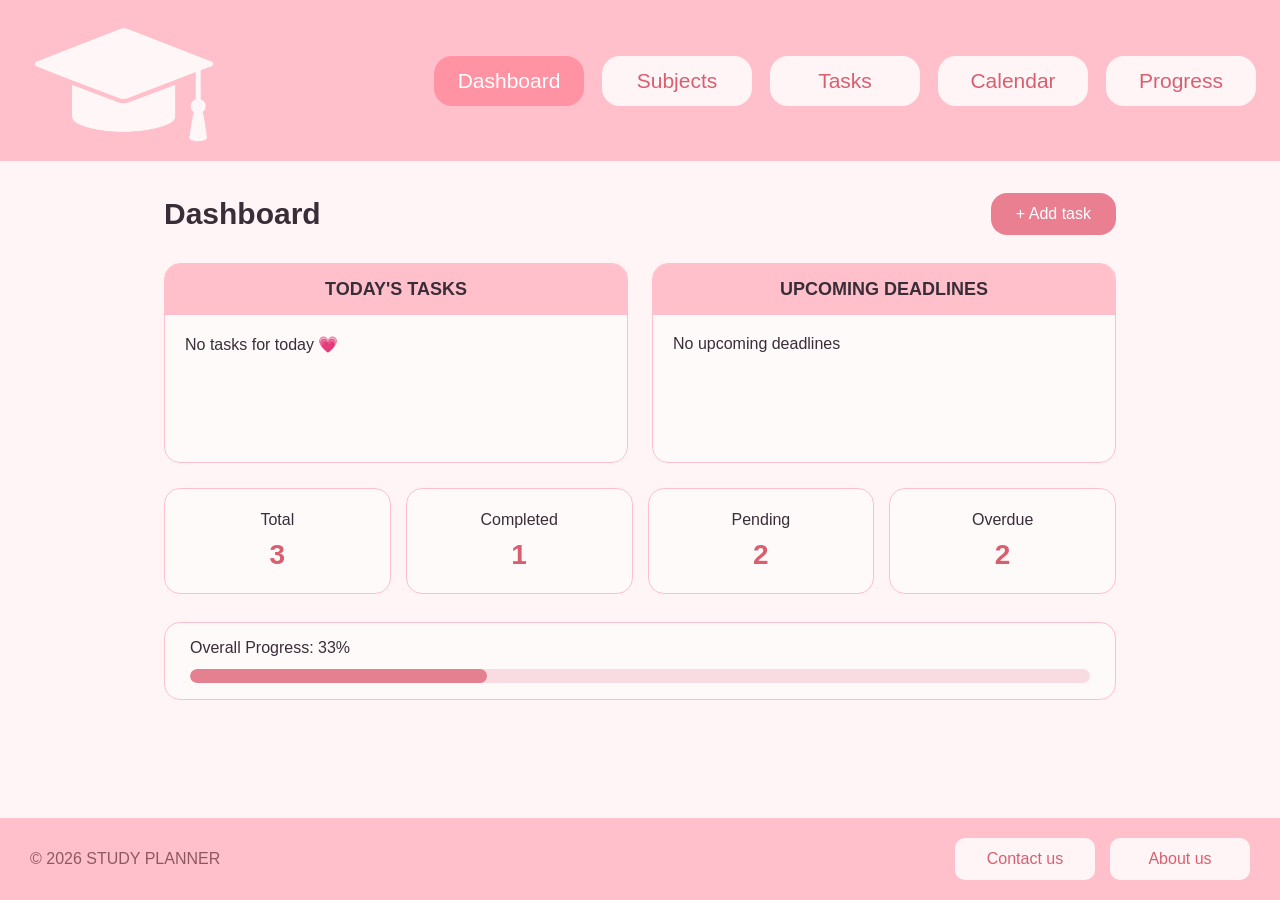
<file: index.html>
<!DOCTYPE html>
<html lang="en">
    <head>
        <meta charset="UTF-8">
        <meta name="viewport" content="width=device-width, initial-scale=1.0">
        <title>Dashboard</title>
        <link rel="stylesheet" href="styles.css?v=4">
        <link rel="icon" type="image/x-icon" href="./images/favicon SP.ico">
        <link rel="stylesheet" href="site-layout.css">
    </head>
    <body>
        <header class="site-header">
            <a href="index.html" class="logo-link" aria-label="Go to Dashboard">
                <img src="images/logo pink.png" alt="Study Planner" class="logoHat">
            </a> 
            <nav class="menu">
                <a href="index.html" class="active" aria-current="page">Dashboard</a>
                <a href="subjects.html">Subjects</a>
                <a href="tasks.html" >Tasks</a>
                <a href="Calendar.html" >Calendar</a>
                <a href="progress.html" >Progress</a>
            </nav>
        </header>

  <main class="dashboard">

        <div class="dashboard-header">
    <h1>Dashboard</h1>

    <details class="add-task">
        <summary>+ Add task</summary>

        <form class="task-form">
           
            <label>
                Subject
                <select id="dashboard-subject">
                    <option value="">Choose subject</option>
                </select>
            </label>

            <label>
                Task
                <input type="text" placeholder="Enter task">
            </label>

            <label>
                Date
                <input type="date">
            </label>

            <button type="submit">Add</button>
        </form>
    </details>
</div>

        <section class="dashboard-cards">

            <div class="card">
                <h2>TODAY'S TASKS</h2>

                <div class="task-list">
                    <label>
                        <input type="checkbox">
                        Read Chapter 3
                    </label>

                    <label>
                        <input type="checkbox">
                        Finance Homework
                    </label>

                    <label>
                        <input type="checkbox">
                        Finish Wireframe
                    </label>
                </div>
            </div>

            <div class="card">
                <h2>UPCOMING DEADLINES</h2>

                <div class="deadline-list">
                    <p>Web Assignment <span>Sep 22</span></p>
                    <p>OS Quiz <span>Sep 24</span></p>
                    <p>Finance Exam <span>Sep 28</span></p>
                </div>
            </div>

        </section>
        
        <section class="dashboard-statistics">
            
            <button class="stat-card" data-type="total">
                <span>Total</span>
                <strong id="total-count">0</strong>
            </button>
            
            <button class="stat-card" data-type="completed">
                <span>Completed</span>
                <strong id="completed-count">0</strong>
            </button>
            
            <button class="stat-card" data-type="pending">
                <span>Pending</span>
                <strong id="pending-count">0</strong>
            </button>
            
            <button class="stat-card" data-type="overdue">
                <span>Overdue</span>
                <strong id="overdue-count">0</strong>
            </button>
        
        </section>

<section class="statistics-details" hidden>
    <h2 id="statistics-title">Tasks</h2>
    <div id="statistics-list"></div>
</section>


        <section class="progress">
            <p>Overall Progress</p>
            <div class="progress-bar">
                <div class="progress-value"></div>
            </div>
        </section>

    </main>

         <footer class="footer">
        <p>&copy; 2026 STUDY PLANNER</p>
        <div class="footer-links"> 
            <a href="contact.html" class="footer-link">Contact us</a>
            <a href="about.html" class="footer-link">About us</a>
        </div>
    </footer>

    <script src="https://code.jquery.com/jquery-3.7.1.min.js"></script>
    <script src="dashboard.js"></script>
    </body>
</html>
</file>
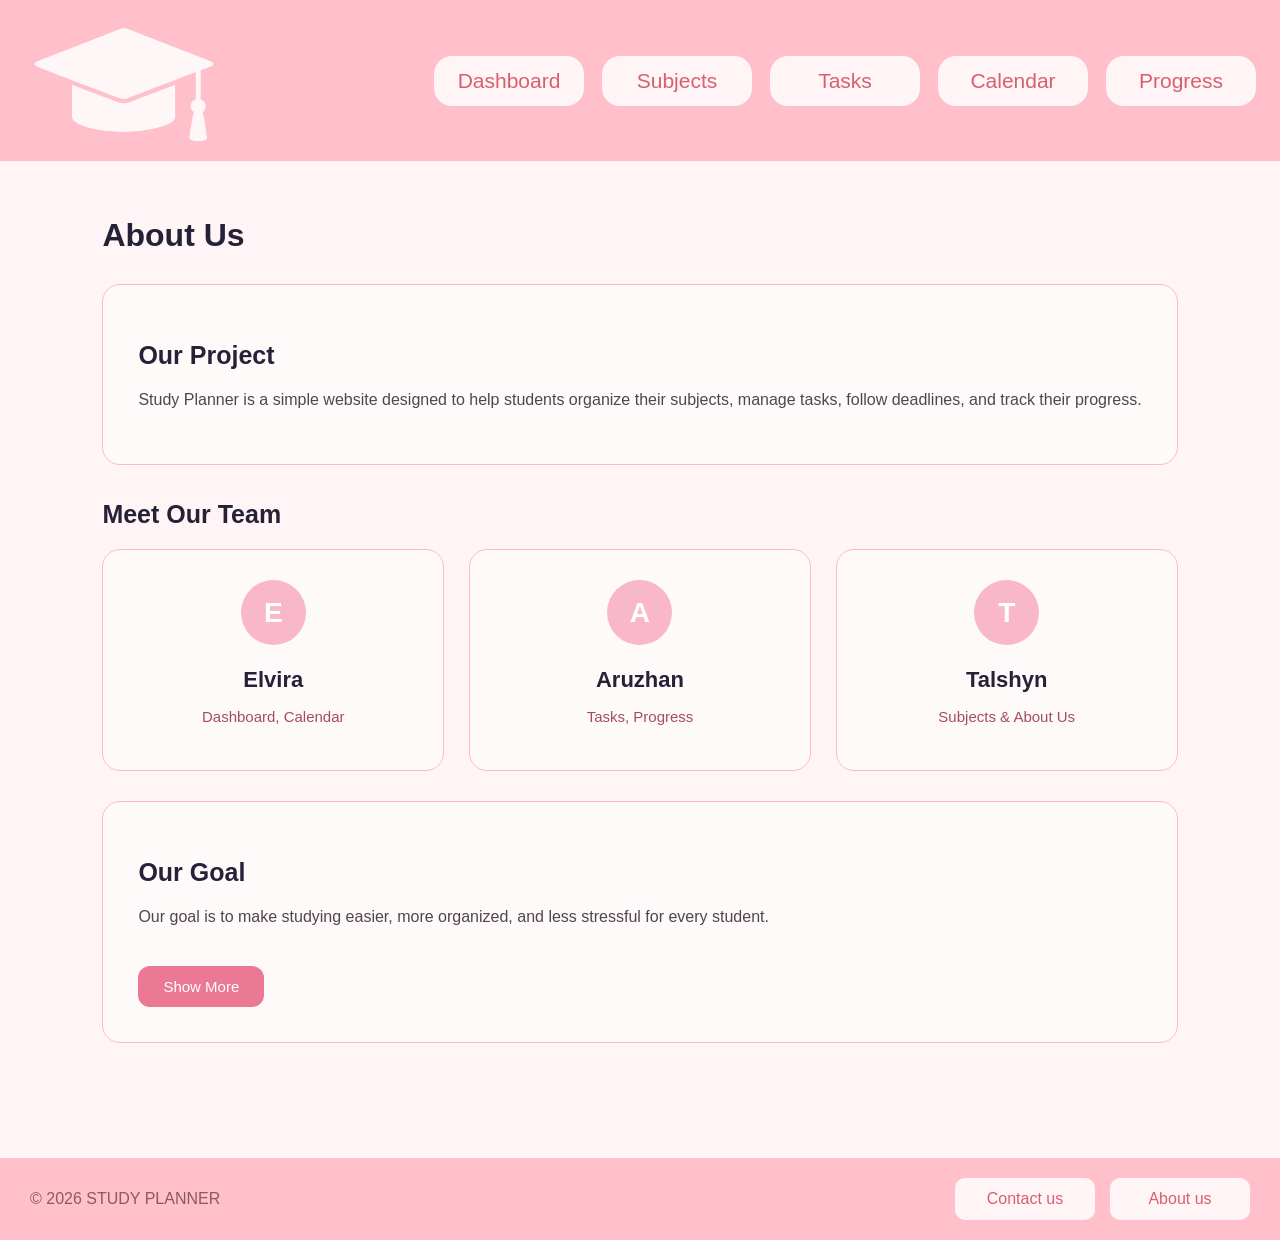
<file: about.html>
<!DOCTYPE html>
<html lang="en">
<head>
    <meta charset="UTF-8">
    <meta name="viewport" content="width=device-width, initial-scale=1.0">
    <title>About Us</title>

    <link rel="stylesheet" href="styles.css">
    <link rel="stylesheet" href="about.css">
    <link rel="stylesheet" href="site-layout.css">
</head>
<body>

    <header class="site-header">
        <a href="index.html" class="logo-link" aria-label="Go to Dashboard">
            <img src="images/logo pink.png" alt="Study Planner" class="logoHat">
        </a> 
        <nav class="menu">
            <a href="index.html">Dashboard</a>
            <a href="subjects.html">Subjects</a>
            <a href="tasks.html">Tasks</a>
            <a href="Calendar.html">Calendar</a>
            <a href="progress.html">Progress</a>
        </nav>
    </header>

    
<main class="about-page">

    <div class="about-heading">
        <h1>About Us</h1>
    </div>

    <section class="about-card">
        <h2>Our Project</h2>
        <p>
            Study Planner is a simple website designed to help
            students organize their subjects, manage tasks,
            follow deadlines, and track their progress.
        </p>
    </section>

    <h2 class="section-title">Meet Our Team</h2>

    <section class="team">

        <div class="member">
            <div class="member-icon">E</div>
            <h3>Elvira</h3>
            <p>Dashboard, Calendar</p>
        </div>

        <div class="member">
            <div class="member-icon">A</div>
            <h3>Aruzhan</h3>
            <p>Tasks, Progress</p>
        </div>

        <div class="member">
            <div class="member-icon">T</div>
            <h3>Talshyn</h3>
            <p>Subjects & About Us</p>
        </div>

    </section>

    <section class="about-card goal-card">
        <h2>Our Goal</h2>
        <p>
            Our goal is to make studying easier, more organized,
            and less stressful for every student.
        </p>

        <button id="more-btn">Show More</button>

        <p id="more-text" style="display: none;">
            With Study Planner, students can manage
            their academic activities in one place
            and stay focused on their goals.
        </p>
    </section>

</main>


    <footer class="footer">
    <p>© 2026 STUDY PLANNER</p>

    <div class="footer-links">
        <a href="contact.html" class="footer-link">Contact us</a>
        <a href="about.html" class="footer-link">About us</a>
    </div>
    </footer>

    <script src="about.js"></script>
</body>
</html>
</file>
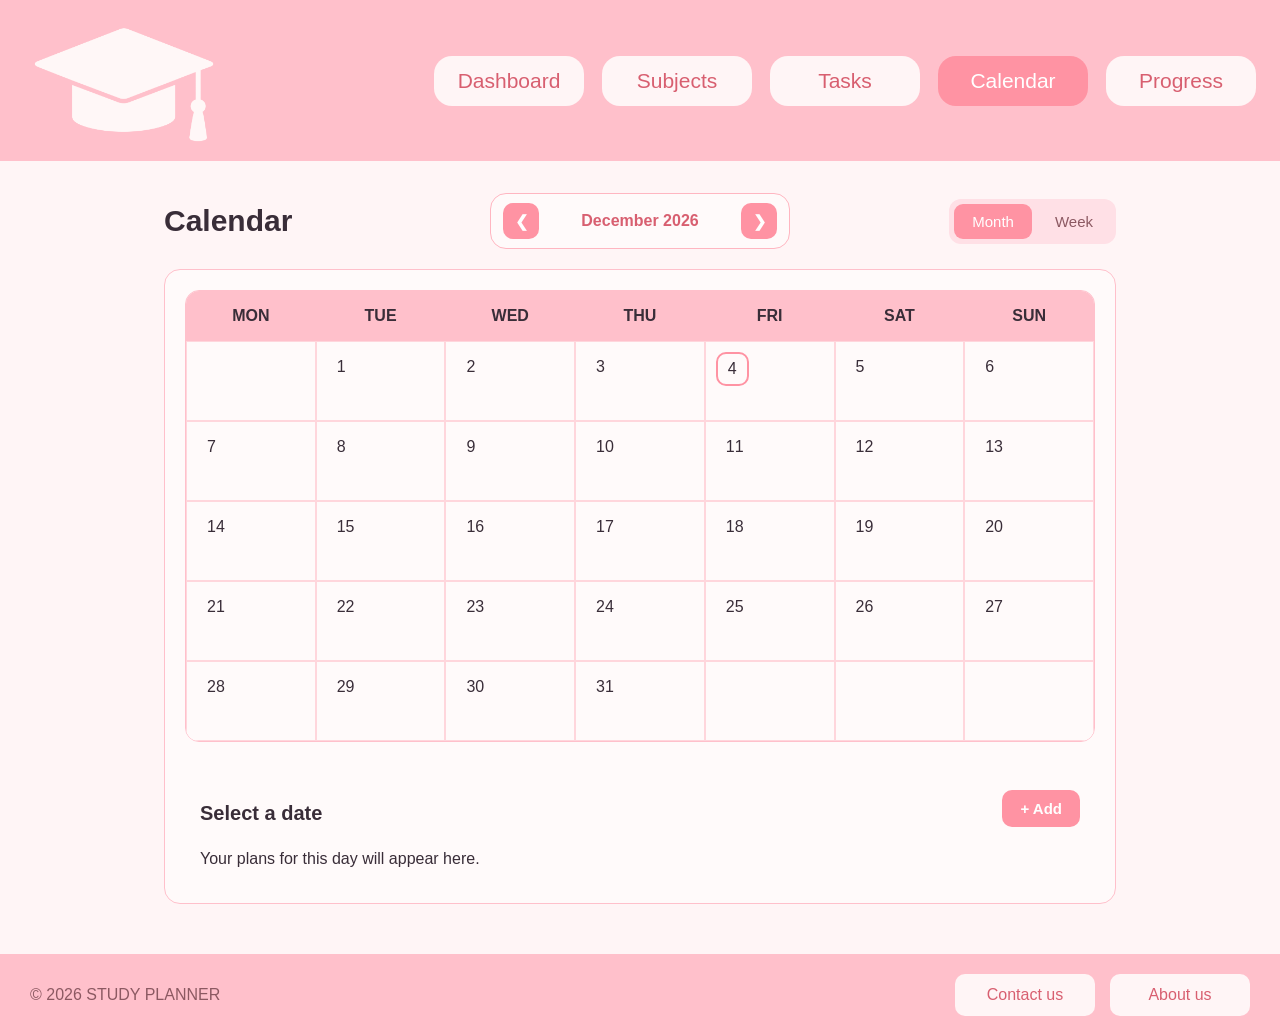
<file: Calendar.html>
<!DOCTYPE html>
<html lang="en">
    <head>
        <meta charset="UTF-8">
        <meta name="viewport" content="width=device-width, initial-scale=1.0">
        <title>Calendar</title>
        <link rel="stylesheet" href="Calendar.css">
        <link rel="stylesheet" href="site-layout.css">
        <link rel="icon" type="image/x-icon" href="./images/favicon SP.ico">
    </head>
    <body>
        <header class="site-header">
            <a href="index.html" class="logo-link" aria-label="Go to Dashboard">
                <img src="images/logo pink.png" alt="Study Planner" class="logoHat">
            </a>            
            <nav class="menu">
                <a href="index.html">Dashboard</a>
                <a href="subjects.html">Subjects</a>
                <a href="tasks.html" >Tasks</a>
                <a href="Calendar.html" class="active" aria-current="page">Calendar</a>
                <a href="progress.html" >Progress</a>
            </nav>
        </header>
       
    <main class="calendar-page">

        <div class="calendar-header">
            <h1>Calendar</h1>

            <div class="month" id="month-navigation">
                <button id="prev-month" type="button">❮</button>
                <span id="month-title"></span>
                <button id="next-month" type="button">❯</button>
            </div>

            <div class="weekly-header" id="weekly-header" hidden>
                <button id="prev-week" type="button">❮</button>
                <h2 id="week-title">This Week</h2>
                <button id="next-week" type="button">❯</button>
            </div>

            <div class="calendar-view-toggle">
                <button type="button" id="month-view-btn" class="active">Month</button>
                <button type="button" id="week-view-btn">Week</button>
            </div>
        </div>

        <section class="weekly-calendar" id="week-view" hidden>
            <div class="week-days" id="week-days"></div>

            <h3>This Week's Plans</h3>
            <div id="week-tasks"></div>
        </section>

        <section class="calendar-box" id="month-view">
            <div class="calendar-table-scroll">
                <table class="calendar-table">
                    <thead>
                        <tr>
                            <th>MON</th>
                            <th>TUE</th>
                            <th>WED</th>
                            <th>THU</th>
                            <th>FRI</th>
                            <th>SAT</th>
                            <th>SUN</th>
                        </tr>
                    </thead>

                    <tbody id="calendar-days"></tbody>
                </table>
            </div>
            <div class="calendar-details">
                <div class="calendar-details-header">
                    <h3 id="selected-date">Select a date</h3>
                    <button type="button" id="add-entry-btn" class="add-entry-btn">
                        + Add
                    </button>
                </div>

                <div id="day-tasks">Your plans for this day will appear here.</div>
            </div>

        </section>
        <div class="entry-modal" id="entry-modal" hidden>
            <div class="entry-modal-content">
                <div class="entry-modal-header">
                    <h2 id="entry-modal-title">Add new entry</h2>
                    <button type="button" id="close-entry-modal" class="close-modal">
                        &times;
                    </button>
                </div>

                <form id="entry-form">
                    <label for="entry-type">Type</label>
                    <select id="entry-type" required>
                        <option value="">Select type</option>
                        <option value="task">Task</option>
                        <option value="activity">Activity</option>
                        <option value="reminder">Reminder</option>
                    </select>

                    <div id="entry-fields"></div>

                    <div class="entry-form-buttons">
                        <button type="button" id="cancel-entry-btn">Cancel</button>
                        <button type="submit" id="save-entry-btn">Save</button>
                    </div>
                </form>
            </div>
        </div>
    </main>

            <footer class="footer">
        <p>&copy; 2026 STUDY PLANNER</p>
        <div class="footer-links"> 
            <a href="contact.html" class="footer-link">Contact us</a>
            <a href="about.html" class="footer-link">About us</a>
        </div>
    </footer>

    <script src="https://code.jquery.com/jquery-3.7.1.min.js"></script>
    <script src="calendar.js"></script>

    </body>
</html>
</file>
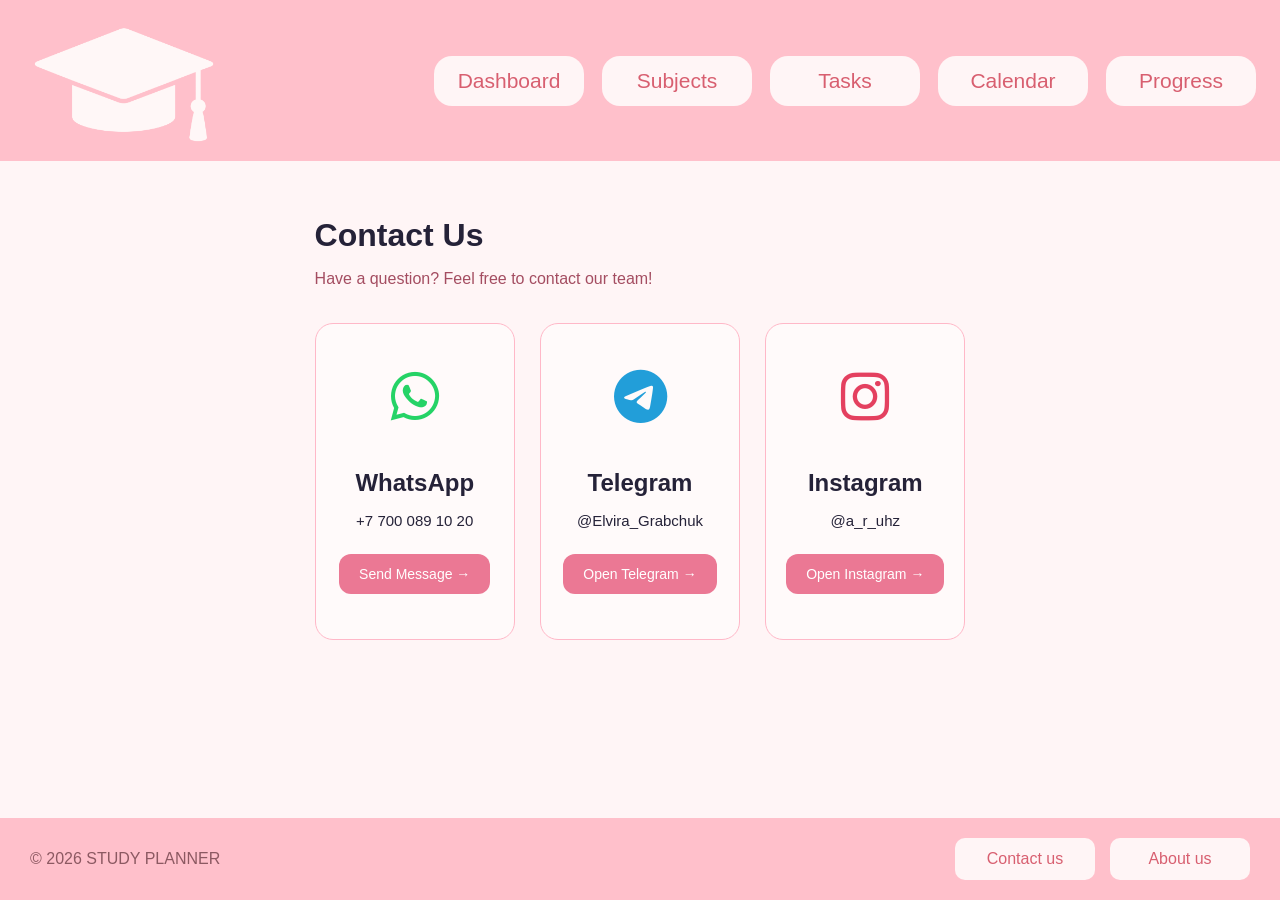
<file: contact.html>
<!DOCTYPE html>
<html lang="en">
<head>
    <meta charset="UTF-8">
    <meta name="viewport" content="width=device-width, initial-scale=1.0">
    <title>Contact Us</title>

    <link rel="stylesheet" href="styles.css">
    <link rel="stylesheet" href="contact.css">
    <link rel="stylesheet" href="site-layout.css">

    <link rel="stylesheet"
          href="https://cdnjs.cloudflare.com/ajax/libs/font-awesome/6.5.2/css/all.min.css">
</head>
<body>

    <header class="site-header">
        <a href="index.html" class="logo-link" aria-label="Go to Dashboard">
            <img src="images/logo pink.png" alt="Study Planner" class="logoHat">
        </a> 

        <nav class="menu">
            <a href="index.html">Dashboard</a>
            <a href="subjects.html">Subjects</a>
            <a href="tasks.html">Tasks</a>
            <a href="Calendar.html">Calendar</a>
            <a href="progress.html">Progress</a>
        </nav>
    </header>

    <main class="contact-page">

        <div class="contact-heading">
            <h1>Contact Us</h1>
            <p>Have a question? Feel free to contact our team!</p>
        </div>

        <section class="contact-grid">

            <a class="contact-card"
               href="https://wa.me/77000891020"
               target="_blank" rel="noopener noreferrer">

                <i class="fa-brands fa-whatsapp whatsapp"></i>
                <h2>WhatsApp</h2>
                <p>+7 700 089 10 20</p>
                <span>Send Message →</span>
            </a>

            <a class="contact-card"
               href="https://t.me/Elvira_Grabchuk"
               target="_blank" rel="noopener noreferrer">

                <i class="fa-brands fa-telegram telegram"></i>
                <h2>Telegram</h2>
                <p>@Elvira_Grabchuk</p>
                <span>Open Telegram →</span>
            </a>

            <a class="contact-card"
               href="https://www.instagram.com/a_r_uhz/"
               target="_blank" rel="noopener noreferrer">

                <i class="fa-brands fa-instagram instagram"></i>
                <h2>Instagram</h2>
                <p>@a_r_uhz</p>
                <span>Open Instagram →</span>
            </a>

        </section>

    </main>

    <footer class="footer">
        <p>© 2026 STUDY PLANNER</p>

        <div class="footer-links">
            <a href="contact.html" class="footer-link">Contact us</a>
            <a href="about.html" class="footer-link">About us</a>
        </div>
    </footer>

</body>
</html>
</file>
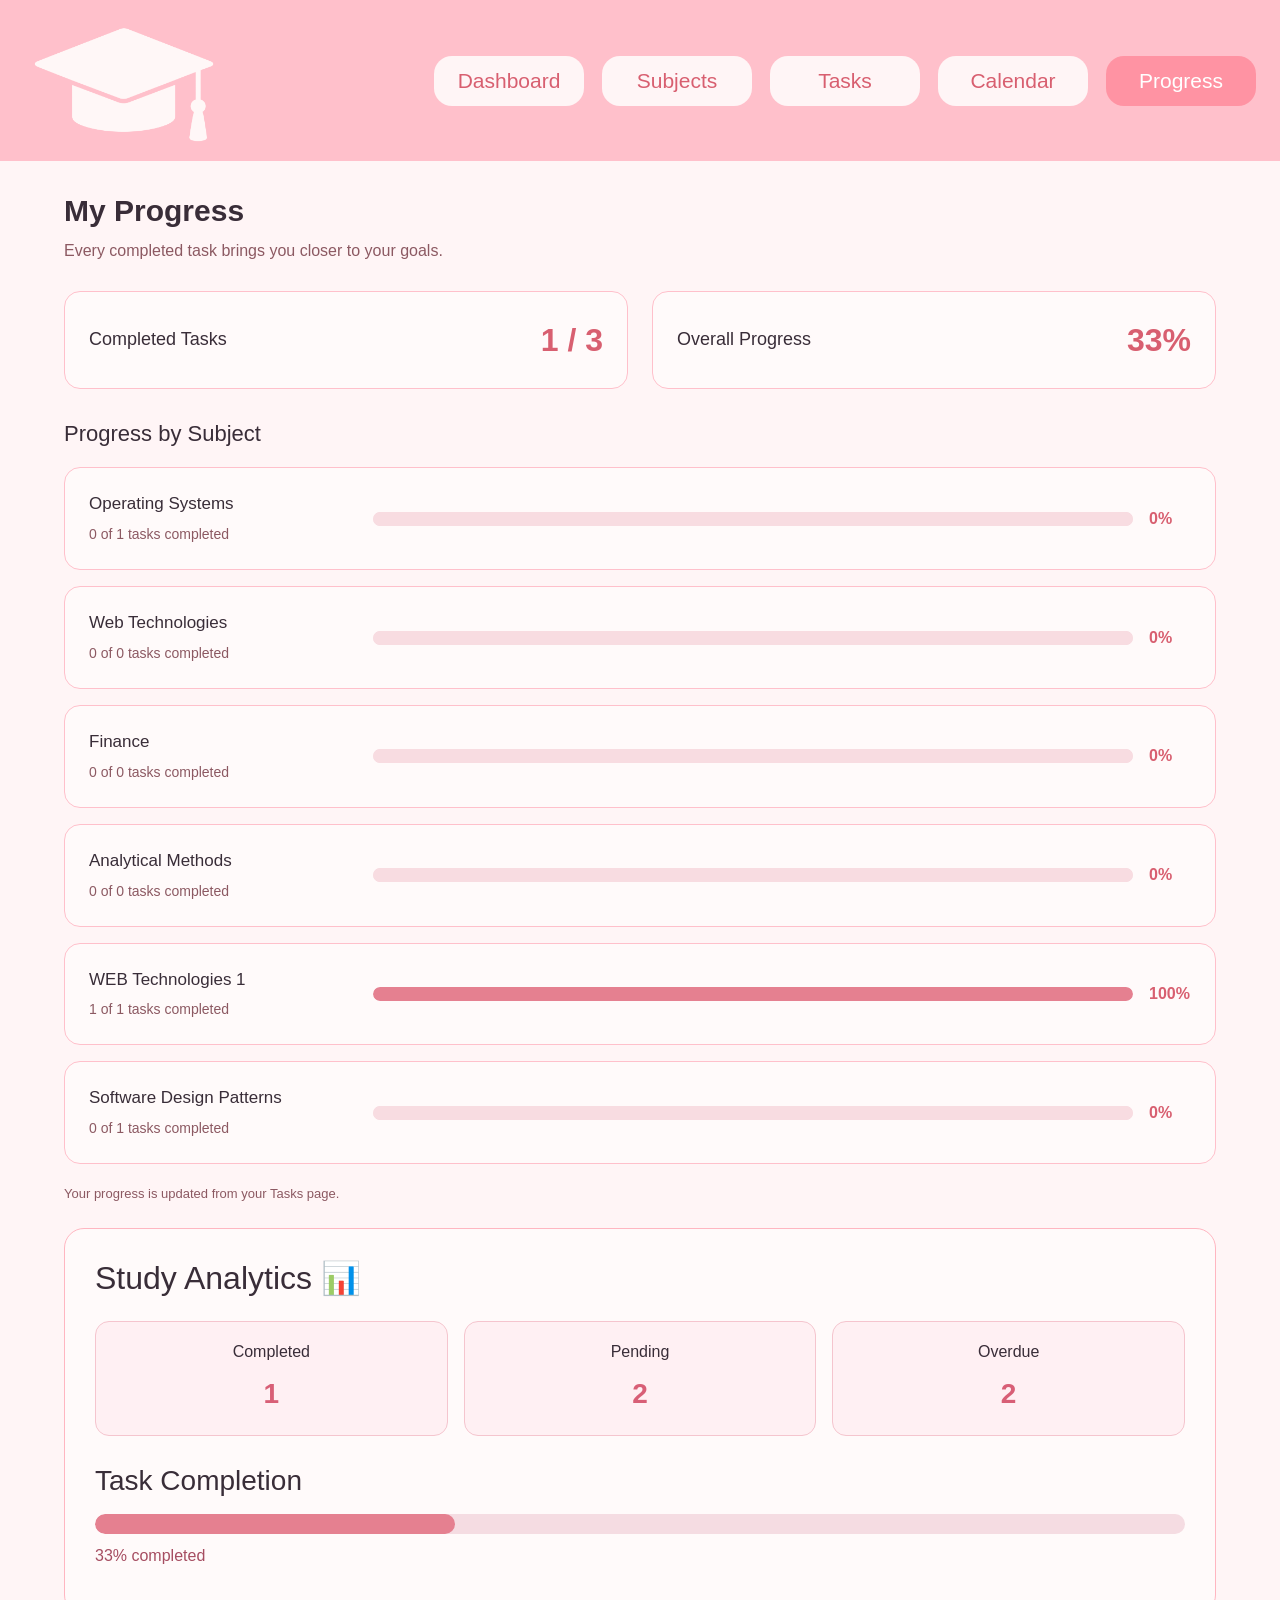
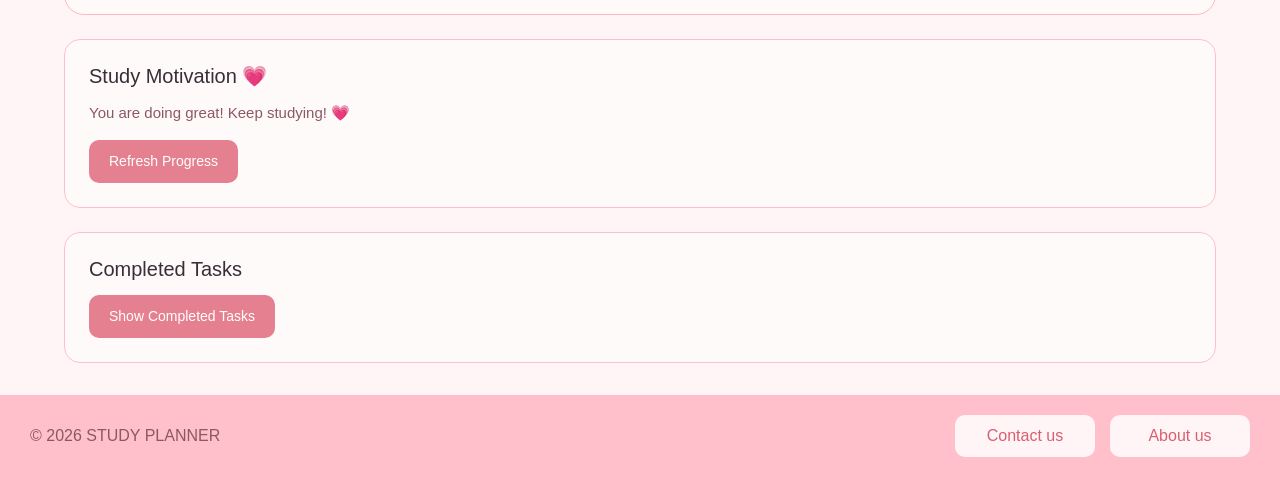
<file: progress.html>
<!DOCTYPE html>
<html lang="en">
<head>
    <meta charset="UTF-8">
    <meta name="viewport" content="width=device-width, initial-scale=1.0">
    <title>Progress</title>

    <link rel="stylesheet" href="https://cdn.jsdelivr.net/npm/bootstrap@5.3.3/dist/css/bootstrap.min.css">
    <link rel="stylesheet" href="styles.css">
    <link rel="stylesheet" href="progress.css">
    <link rel="stylesheet" href="site-layout.css">

    <link rel="icon" href="./images/favicon SP.ico">
</head>

<body>
    <header class="site-header">
        <a href="index.html" class="logo-link" aria-label="Go to Dashboard">
            <img src="images/logo pink.png" alt="Study Planner" class="logoHat">
        </a> 

        <nav class="menu">
            <a href="index.html">Dashboard</a>
            <a href="subjects.html">Subjects</a>
            <a href="tasks.html">Tasks</a>
            <a href="Calendar.html">Calendar</a>
            <a href="progress.html" class="active" aria-current="page">Progress</a>
        </nav>
    </header>

    <main class="progress-page">

        <section class="progress-intro">
            <h1>My Progress</h1>
            <p>Every completed task brings you closer to your goals.</p>
        </section>

        <section class="progress-summary">
            <article class="progress-card">
                <h2>Completed Tasks</h2>
                <p class="progress-number" id="completed-count">0 / 0</p>
            </article>

            <article class="progress-card">
                <h2>Overall Progress</h2>
                <p class="progress-number" id="overall-percent">0%</p>
            </article>
        </section>

        <section class="subject-progress">
            <h2>Progress by Subject</h2>

            <div id="subject-progress-list"></div>

            <p class="progress-note">
                Your progress is updated from your Tasks page.
            </p>
        </section>

        <section class="study-analytics">
            <h2>Study Analytics 📊</h2>

            <div class="analytics-cards">
                <article class="analytics-card">
                    <h3>Completed</h3>
                    <p id="analytics-completed">0</p>
                </article>

                <article class="analytics-card">
                    <h3>Pending</h3>
                    <p id="analytics-pending">0</p>
                </article>

                <article class="analytics-card">
                    <h3>Overdue</h3>
                    <p id="analytics-overdue">0</p>
                </article>
            </div>

            <h3>Task Completion</h3>

            <div class="analytics-chart">
                <div class="analytics-bar">
                    <div id="analytics-completed-bar"></div>
                </div>

                <p id="analytics-chart-label">0% completed</p>
            </div>
        </section>

        <section class="progress-extra">
            <h2>Study Motivation 💗</h2>

            <p id="motivation-text">
                Keep going! You are doing great.
            </p>

            <button id="refresh-progress" class="progress-button">
                Refresh Progress
            </button>
        </section>

        <section class="progress-extra">
            <h2>Completed Tasks</h2>

            <button id="show-completed" class="progress-button">
                Show Completed Tasks
            </button>

            <div id="completed-list" hidden></div>
        </section>

    </main>

    <footer class="footer">
        <p>&copy; 2026 STUDY PLANNER</p>

        <div class="footer-links">
            <a href="contact.html" class="footer-link">Contact us</a>
            <a href="about.html" class="footer-link">About us</a>
        </div>
    </footer>

    <script src="https://code.jquery.com/jquery-3.7.1.min.js"></script>
    <script src="progress.js"></script>
</body>
</html>
</file>
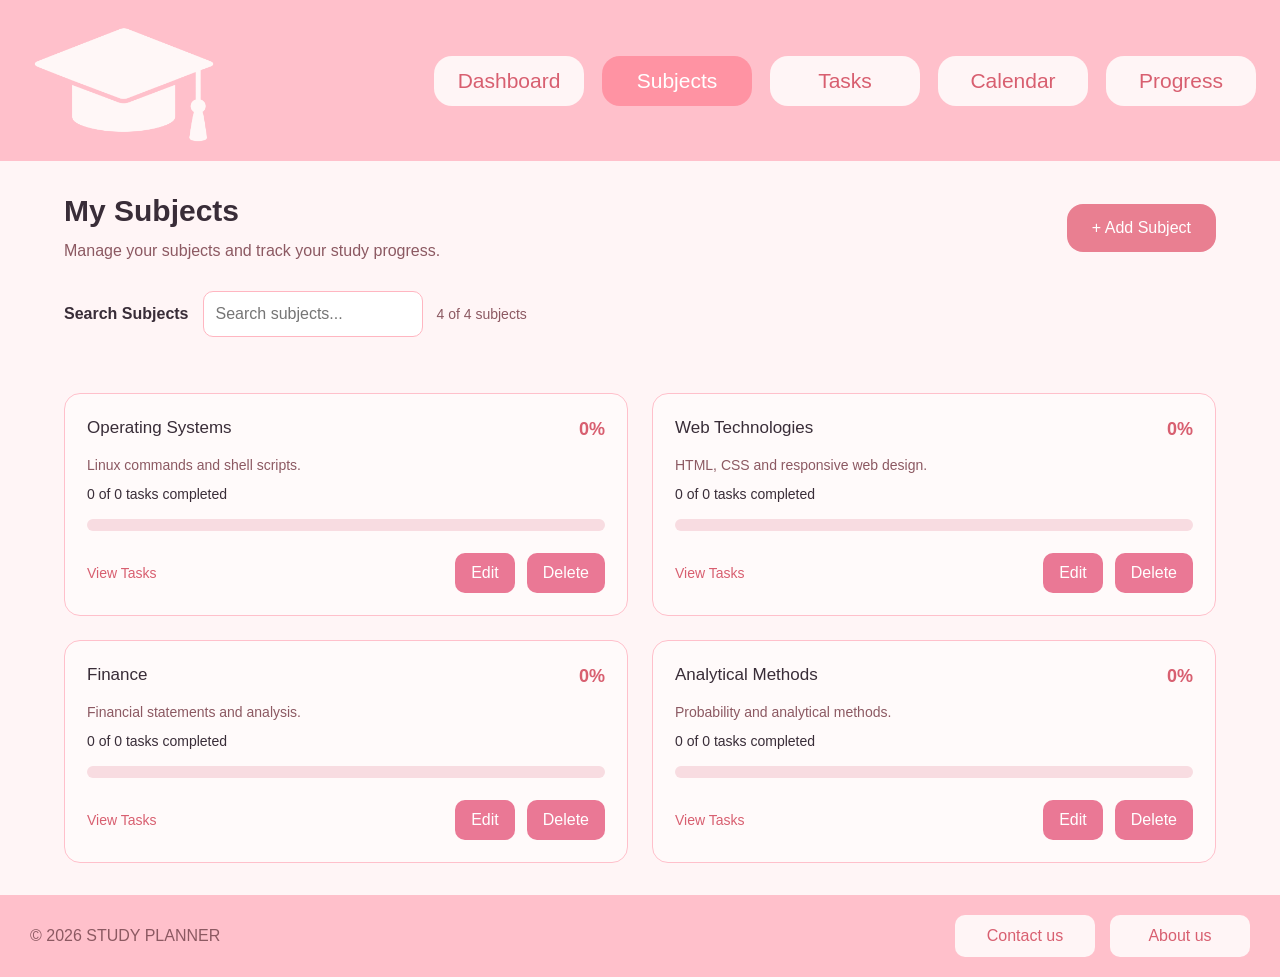
<file: subjects.html>
<!DOCTYPE html>
<html lang="en">

<head>
    <meta charset="UTF-8">
    <meta name="viewport" content="width=device-width, initial-scale=1.0">

    <title>Subjects</title>

    <link href="https://cdn.jsdelivr.net/npm/bootstrap@5.3.3/dist/css/bootstrap.min.css"
          rel="stylesheet">

    <link rel="stylesheet" href="styles.css">
    <link rel="stylesheet" href="subjects.css">
    <link rel="stylesheet" href="site-layout.css">

    <link rel="icon" type="image/x-icon" href="./images/favicon SP.ico">
</head>

<body>

    <header class="site-header">

        <a href="index.html" class="logo-link" aria-label="Go to Dashboard">
            <img src="images/logo pink.png" alt="Study Planner" class="logoHat">
        </a> 

        <nav class="menu">
            <a href="index.html">Dashboard</a>

            <a href="subjects.html"
               class="active"
               aria-current="page">
                Subjects
            </a>

            <a href="tasks.html">Tasks</a>
            <a href="Calendar.html">Calendar</a>
            <a href="progress.html">Progress</a>
        </nav>

    </header>

    <main class="subjects-page">

        <section class="subjects-header">

            <div>
                <h1>My Subjects</h1>
                <p>Manage your subjects and track your study progress.</p>
            </div>


            <details class="add-subject">

                <summary>+ Add Subject</summary>

                <form class="subject-form">
                    
                    <label>
                        Subject Name
                        <input type="text" id="subject-name" placeholder="Enter subject">
                        <small id="name-error" class="field-error"></small>
                    </label>
                    
                    <label>
                        Description
                        <input type="text" id="subject-description" placeholder="Enter description">
                        <small id="description-error" class="field-error"></small>
                    </label>

                    <button type="submit">Add</button>

                </form>

            </details>

        </section>

        <div class="subject-tools">
            <label for="subject-search">Search Subjects</label>
            
            <input
            type="search"
            id="subject-search"
            placeholder="Search subjects..."
            >
            
            <span id="subjects-count"></span>
        </div>

<p id="subject-feedback" role="status"
   aria-live="polite"></p>

        <section class="subjects-grid row g-4">
        </section>

    </main>

    <footer class="footer">
        <p>© 2026 STUDY PLANNER</p>
        
        <div class="footer-links">
            <a href="contact.html" class="footer-link">Contact us</a>
            <a href="about.html" class="footer-link">About us</a>
        </div>

    </footer>

    <script src="subjects.js"></script>

</body>

</html>
</file>
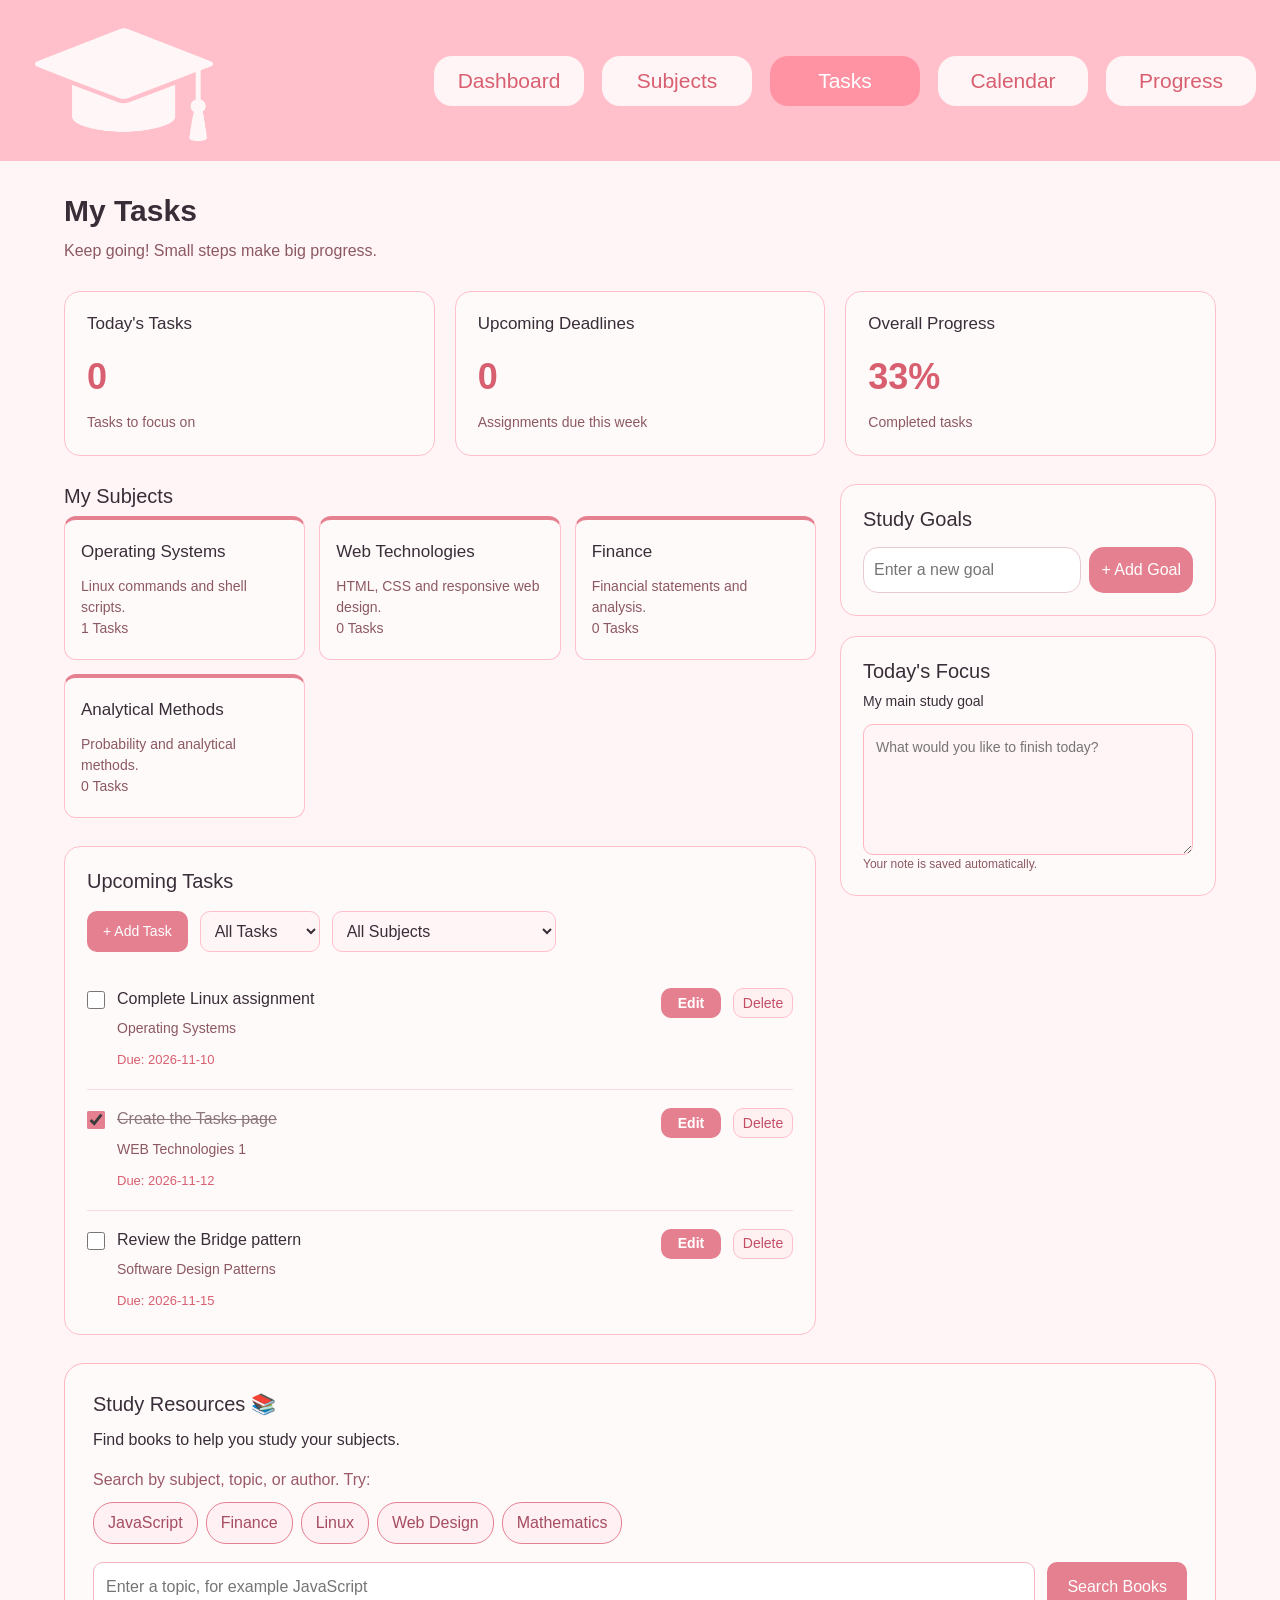
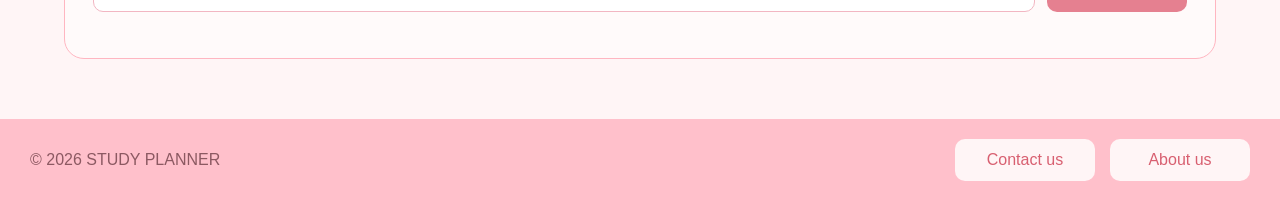
<file: tasks.html>
<!DOCTYPE html>
<html lang="en">
<head>
    <meta charset="UTF-8">
    <meta name="viewport" content="width=device-width, initial-scale=1.0">
    <title>Tasks</title>
    <link rel="stylesheet" href="https://cdn.jsdelivr.net/npm/bootstrap@5.3.3/dist/css/bootstrap.min.css">
    <link rel="stylesheet" href="styles.css">
    <link rel="stylesheet" href="tasks.css">
    <link rel="stylesheet" href="site-layout.css">

    <link rel="icon" href="./images/favicon SP.ico">
</head>
<body>
    <header class="site-header">
        <a href="index.html" class="logo-link" aria-label="Go to Dashboard">
            <img src="images/logo pink.png" alt="Study Planner" class="logoHat">
        </a> 
        <nav class="menu">
            <a href="index.html">Dashboard</a>
            <a href="subjects.html">Subjects</a>
            <a href="tasks.html" class="active" aria-current="page">Tasks</a>
            <a href="Calendar.html">Calendar</a>
            <a href="progress.html">Progress</a>
        </nav>
    </header>

    <main class="tasks-page">
        <section class="tasks-intro">
            <h1>My Tasks</h1>
            <p>Keep going! Small steps make big progress.</p>
        </section>

        <section class="tasks-summary">
            <div class="summary-card">
                <h2>Today's Tasks</h2>
                <p class="summary-number" id="today-count">0</p>
                <p>Tasks to focus on</p>
            </div>
            <div class="summary-card">
                <h2>Upcoming Deadlines</h2>
                <p class="summary-number" id="upcoming-count">0</p>
                <p>Assignments due this week</p>
            </div>
            <div class="summary-card">
                <h2>Overall Progress</h2>
                <p class="summary-number" id="progress-percent">0%</p>
                <p>Completed tasks</p>
            </div>
        </section>

        <div class="tasks-layout">
            <div class="tasks-left">
                <section class="subjects-section">
                    <h2>My Subjects</h2>
                    <div class="subject-cards">
                        <article class="subject-card">
                            <h3>Operating Systems</h3>
                            <p>Linux commands and shell scripts.</p>
                        </article>
                        <article class="subject-card">
                            <h3>WEB Technologies 1</h3>
                            <p>HTML, CSS and responsive layouts.</p>
                        </article>
                        <article class="subject-card">
                            <h3>Software Design Patterns</h3>
                            <p>Reusable solutions for software design.</p>
                        </article>
                    </div>
                </section>

               
<section class="upcoming-section">
    <h2>Upcoming Tasks</h2>

    <div class="task-controls">
        <button class="pink-button"
                id="show-task-form"
                type="button">
            + Add Task
        </button>

        <select id="task-filter" aria-label="Filter tasks">
            <option value="all">All Tasks</option>
            <option value="pending">Pending</option>
            <option value="completed">Completed</option>
        </select>
          <select id="subject-filter" aria-label="Filter by subject">
        <option value="all">All Subjects</option>
    </select>
    </div>

    <form id="add-task-form" class="task-form" novalidate hidden>
        <h3>Add New Task</h3>

        <label for="new-task-title">Task Name</label>
        <input type="text" id="new-task-title">
        <small class="field-error" id="task-title-error"></small>

        <label for="new-task-subject">Subject</label>
        <select id="new-task-subject">
            <option value="">Choose subject</option>
            <option value="Operating Systems">Operating Systems</option>
            <option value="WEB Technologies 1">WEB Technologies 1</option>
            <option value="Software Design Patterns">Software Design Patterns</option>
        </select>
        <small class="field-error" id="task-subject-error"></small>

        <label for="new-task-date">Deadline</label>
        <input type="date" id="new-task-date">
        <small class="field-error" id="task-date-error"></small>

        <button type="submit" class="pink-button">
            Save Task
        </button>
    </form>

    <p id="task-feedback"
   class="alert alert-light"
   role="status"
   aria-live="polite"
   style="display: none;"></p>

    <div id="tasks-list"></div>
</section>

</div>

<aside class="tasks-sidebar">
    <section class="goals-card">
        <h2>Study Goals</h2>
    
    <p id="goal-error"></p>

    <div id="custom-goals"></div>
    <div class="add-goal">
        <input type="text" id="new-goal" placeholder="Enter a new goal">
        <button type="button" id="add-goal-btn">+ Add Goal</button>
    </div>
    </section>

    <section class="focus-card">
        <h2>Today's Focus</h2>
        <label for="daily-focus">My main study goal</label>

        <textarea id="daily-focus" rows="5"
            placeholder="What would you like to finish today?"></textarea>

        <p>Your note is saved automatically.</p>
    </section>
</aside>

</div>

<section class="study-resources">
    <h2>Study Resources 📚</h2>
    <p>Find books to help you study your subjects.</p>

    <p class="book-search-hint">
    Search by subject, topic, or author. Try:
</p>

<div class="book-suggestions">
    <button type="button" class="book-suggestion" data-topic="JavaScript">JavaScript</button>
    <button type="button" class="book-suggestion" data-topic="Finance">Finance</button>
    <button type="button" class="book-suggestion" data-topic="Linux">Linux</button>
    <button type="button" class="book-suggestion" data-topic="Web Design">Web Design</button>
    <button type="button" class="book-suggestion" data-topic="Mathematics">Mathematics</button>
</div>

    <form id="book-search-form">
        <input
            type="text"
            id="book-search-input"
            placeholder="Enter a topic, for example JavaScript"
            required
        >
        <button type="submit" id="book-search-button">
            Search Books
        </button>
    </form>

    <p id="book-search-status" role="status" aria-live="polite"></p>

    <div id="book-results"></div>
</section>
</main>

<footer class="footer">
    <p>&copy; 2026 STUDY PLANNER</p>

    <div class="footer-links">
        <a href="contact.html" class="footer-link">Contact us</a>
        <a href="about.html" class="footer-link">About us</a>
    </div>
</footer>


  <script src="https://code.jquery.com/jquery-3.7.1.min.js"></script>
<script src="tasks.js"></script>
</body>
</html>
</file>
<file: styles.css>
html, body {
    margin: 0;
    width: 100%;
    min-height: 100%;
}

body {
    min-height: 100vh;
    display: flex;
    flex-direction: column;
    font-family: 'Gill Sans', 'Gill Sans MT', Calibri, 'Trebuchet MS', sans-serif;
    color: #392d38;
    background-color: #fff5f6;
}

.dashboard {
    flex: 1;
    width: 100%;
    max-width: 1000px;
    margin: 0 auto;
    padding: 32px 24px;
    box-sizing: border-box;
    display: flex;
    flex-direction: column;
}

.dashboard-header {
    display: flex;
    justify-content: space-between;
    align-items: center;
}

.dashboard-header h1 {
    margin: 0;
    font-size: 30px;
    font-weight: 700;
    color: #392d38;
}

.add-task {
    position: relative;
}

.add-task summary {
    display: inline-block;
    padding: 12px 25px;
    color: #ffffff;
    background-color: #e97f91;
    border-radius: 16px;
    cursor: pointer;
    list-style: none;
    transition: background-color 0.2s ease;
}

.add-task summary:hover {
    background-color: #d96f82;
    transition: 0.3s;
}

.task-form {
    position: absolute;
    top: 55px;
    right: 0;
    z-index: 1000;
    width: 280px;
    padding: 20px;
    box-sizing: border-box;
    display: flex;
    flex-direction: column;
    gap: 15px;
    background-color: #fffafa;
    border: 1px solid #ffc0cb;
    border-radius: 16px;
}

.task-form label {
    display: flex;
    flex-direction: column;
    gap: 6px;
    font-size: 15px;
    color: #392d38;
}

.task-form input,
.task-form select {
    width: 100%;
    padding: 10px;
    box-sizing: border-box;
    font-family: inherit;
    color: #392d38;
    background-color: #ffffff;
    border: 1px solid #ffb6c1;
    border-radius: 10px;
}

.task-form select {
    background-color: #fffafa;
    cursor: pointer;
}

.task-form input:focus,
.task-form select:focus {
    outline: 2px solid #e58090;
}

.task-form button {
    width: 100%;
    padding: 10px;
    color: #ffffff;
    background-color: #ff8fa3;
    border: none;
    border-radius: 16px;
    cursor: pointer;
    transition: background-color 0.2s ease;
}

.task-form button:hover {
    background-color: #e58090;
    transition: 0.3s;
}

.dashboard-cards {
    display: flex;
    gap: 24px;
    margin-top: 28px;
}

.card {
    flex: 1;
    min-height: 200px;
    padding: 20px 20px 40px;
    background-color: #fffafa;
    border: 1px solid #ffc0cb;
    border-radius: 16px;
}

.card h2 {
    margin: -20px -20px 20px;
    padding: 15px;
    text-align: center;
    font-size: 18px;
    font-weight: 600;
    color: #392d38;
    background-color: #ffc0cb;
    border-radius: 15px 15px 0 0;
}

.task-list {
    display: flex;
    flex-direction: column;
    gap: 15px;
    margin-top: 20px;
}

.deadline-list {
    margin-top: 20px;
}

.deadline-list p {
    display: flex;
    justify-content: space-between;
    color: #8c5962;
}

.progress {
    display: flex;
    align-items: center;
    gap: 20px;
    margin-top: 28px;
    margin-bottom: 20px;
    padding: 16px 25px;
    background-color: #fffafa;
    border: 1px solid #ffc0cb;
    border-radius: 16px;
}

.progress p {
    margin: 0;
    color: #392d38;
    white-space: nowrap;
}

.progress-bar {
    flex: 1;
    height: 14px;
    overflow: hidden;
    background-color: #f8dce1;
    border: none;
    border-radius: 20px;
}

.progress-value {
    width: 50%;
    height: 100%;
    background-color: #e58090;
    border-radius: 20px;
}

@media (min-width: 601px) and (max-width: 1120px) {
    .dashboard {
        padding: 28px 20px;
    }

    .dashboard-cards {
        gap: 16px;
    }

    .card {
        min-width: 0;
    }
}

@media (max-width: 600px) {
    .dashboard {
        width: 100%;
        padding: 24px 16px;
    }

    .dashboard-header {
        flex-direction: column;
        align-items: flex-start;
        gap: 18px;
    }

    .dashboard-header h1 {
        font-size: 25px;
    }

    .add-task {
        width: 100%;
    }

    .dashboard .task-form {
        position: static;
        width: 100%;
        max-width: 100%;
        margin-top: 12px;
    }

    .dashboard-cards {
        flex-direction: column;
        gap: 18px;
        margin-top: 25px;
    }

    .dashboard-cards .card {
        width: 100%;
        min-height: 160px;
        box-sizing: border-box;
    }

    .progress {
        flex-direction: column;
        align-items: stretch;
        gap: 12px;
    }

    .progress p {
        white-space: normal;
    }

    .progress-bar {
        flex: none;
        width: 100%;
    }
}

.dashboard-header h1 {
    font-weight: 700;
}

.dashboard-statistics {
    display: grid;
    grid-template-columns: repeat(4, 1fr);
    gap: 15px;
    margin-top: 25px;
}

.stat-card {
    background-color: #fffafa;
    border: 1px solid #ffc0cb;
    border-radius: 16px;
    padding: 22px 10px;
    cursor: pointer;

    display: flex;
    flex-direction: column;
    align-items: center;
    gap: 10px;

    font-family: inherit;
    color: #392d38;
}

.stat-card:hover {
    background-color: #ffe4ea;
    transition: 0.3s;
}

.stat-card:focus-visible {
    outline: 2px solid #d85f70;
}

.stat-card span {
    font-size: 16px;
}

.stat-card strong {
    font-size: 28px;
    color: #d85f70;
}

.statistics-details {
    background-color: #fffafa;
    border: 1px solid #ffc0cb;
    border-radius: 16px;
    padding: 20px;
    margin-top: 15px;
}

.statistics-details[hidden] {
    display: none;
}

.statistics-details h2 {
    font-size: 20px;
    margin-bottom: 15px;
}

.statistics-item {
    padding: 12px;
    border-bottom: 1px solid #f8dce1;
}

.statistics-item p {
    margin: 5px 0;
    color: #8c5962;
}

.dashboard .progress {
    display: flex;
    flex-direction: column;
    align-items: stretch;
    gap: 12px;
}

.dashboard .progress-bar {
    width: 100%;
    flex: none;
}

@media (max-width: 600px) {
    .dashboard-statistics {
        grid-template-columns: repeat(2, 1fr);
    }
}
</file>
<file: site-layout.css>
html { box-sizing: border-box; }
*, *::before, *::after { box-sizing: inherit; }

body > header.site-header {
    width: 100%;
    max-width: none;
    min-height: 150px;
    margin: 0;
    padding: 10px 24px;
    background: #ffc0cb;
    display: flex;
    flex-direction: row;
    align-items: center;
    justify-content: space-between;
    gap: 20px;
}
body > header.site-header > .logo-link {
    display: inline-flex;
    align-items: center;
    flex-shrink: 0;
    text-decoration: none;
}

body > header.site-header > .logo-link > .logoHat {
    display: block;
    width: 200px;
    max-width: 200px;
    height: auto;
    filter: brightness(0) saturate(100%) invert(96%) sepia(20%) 
            saturate(500%) hue-rotate(290deg) brightness(105%);
    transition: transform 0.2s ease;
}

body > header.site-header > .logo-link:hover > .logoHat {
    transform: scale(1.05);
}
body > header.site-header > nav.menu {
    display: flex;
    flex-direction: row;
    align-items: center;
    justify-content: flex-end;
    gap: 18px;
    padding: 0 16px 0 0;
    margin: 0;
    flex-wrap: wrap;
    font-size: 24px;
    font-weight: 400;
}
body > header.site-header > nav.menu > a {
    display: flex;
    align-items: center;
    justify-content: center;
    width: 170px;
    min-width: 170px;
    height: 50px;
    padding: 9px 0;
    margin: 0;
    border-radius: 18px;
    background: #fff5f6;
    color: #d85f70;
    text-decoration: none;
    line-height: 1.3;
    font-size: 24px;
    font-family: 'Gill Sans', 'Gill Sans MT', Calibri, 'Trebuchet MS', sans-serif;
}
body > header.site-header > nav.menu > a.active,
body > header.site-header > nav.menu > a[aria-current="page"] {
    background: #ff93a3;
    color: #fff;
}
body > header.site-header > nav.menu > a:hover[aria-current="page"] {
    background: #ff8496;
    border-radius: 25px;
    height: 60px;
    transition: 1s;
}
body > header.site-header > nav.menu > a:hover:not(.active) {
    color: #a70061;
    background-color: #ffe0e6;
    border-radius: 25px;
    height: 60px;
    transition: 1s;
}

body > footer.footer {
    position: static;
    width: 100%;
    min-height: 80px;
    margin-top: auto;
    padding: 20px 30px;
    background: #ffc0cb;
    display: flex;
    flex-direction: row;
    align-items: center;
    justify-content: space-between;
    gap: 15px;
    color: #8c5962;
    font-size: 16px;
    font-family: 'Gill Sans', 'Gill Sans MT', Calibri, 'Trebuchet MS', sans-serif;
}
body > footer.footer > p { margin: 0; }
body > footer.footer > .footer-links { display: flex; flex-direction: row; gap: 15px; }
body > footer.footer > .footer-links > a.footer-link {
    width: 140px;
    padding: 9px 0;
    margin: 0;
    text-align: center;
    color: #d85f70;
    background: #fff5f6;
    border-radius: 10px;
    text-decoration: none;
    font-size: 16px;
    line-height: 1.5;
}
body > footer.footer > .footer-links > a.footer-link:hover{
    color: #c65060;
    background: #ffd9dc;
    transition: 0.3s;
}
@media (min-width: 1121px) {
    body > header.site-header {
        flex-direction: row;
        justify-content: space-between;
    }

    body > header.site-header > nav.menu {
        width: auto;
        flex-direction: row;
        justify-content: flex-end;
        flex-wrap: nowrap;
        gap: 18px;
        padding: 0;
    }

    body > header.site-header > nav.menu > a {
        width: 150px;
        min-width: 0;
        height: 50px;
        font-size: 21px;
    }
}
@media (min-width: 601px) and (max-width: 1120px) {
    body > header.site-header {
        flex-direction: column;
        justify-content: center;
        gap: 18px;
        padding: 20px;
    }

    body > header.site-header > .logo-link {
        margin: 0 auto;
    }

    body > header.site-header > nav.menu {
        width: 100%;
        justify-content: center;
        flex-direction: row;
        flex-wrap: wrap;
        gap: 12px;
        padding: 0;
    }

    body > header.site-header > nav.menu > a {
        width: 140px;
        min-width: 0;
        height: 46px;
        font-size: 19px;
    }
}
@media (max-width: 790px) {
    body > header.site-header {
        flex-direction: column;
        align-items: center;
        padding: 20px 16px;
        gap: 16px;
    }

    body > header.site-header > .logo-link {
        margin: 0 auto;
    }

    body > header.site-header > nav.menu {
        width: 100%;
        flex-direction: column;
        align-items: stretch;
        gap: 10px;
        padding: 0;
    }

    body > header.site-header > nav.menu > a {
        width: 100%;
        min-width: 0;
        height: 44px;
        font-size: 18px;
    }
}
</file>
<file: about.css>
.about-page {
    max-width: 1240px;
    margin: 35px auto;
    padding: 0 20px 50px;
}

.about-heading {
    text-align: left;
    margin-bottom: 30px;
}

.about-heading h1 {
    color: #252238;
    font-size: 32px;
    font-weight: 600;
    margin-bottom: 12px;
}

.about-heading p {
    color: #a44d61;
    font-size: 16px;
}

.about-card {
    background: #fffafa;
    border: 1px solid #ffb8c8;
    border-radius: 18px;
    padding: 35px;
    margin-bottom: 30px;
}

.about-card h2 {
    color: #252238;
    font-size: 25px;
    margin-bottom: 15px;
}

.about-card p {
    color: #514451;
    line-height: 1.7;
}

.section-title {
    color: #252238;
    font-size: 25px;
    margin: 35px 0 20px;
}

.team {
    display: grid;
    grid-template-columns: repeat(3, 1fr);
    gap: 25px;
    margin-bottom: 30px;
}

.member {
    background: #fffafa;
    border: 1px solid #ffb8c8;
    border-radius: 18px;
    padding: 30px 20px;
    text-align: center;
    transition: transform 0.2s;
}

.member:hover {
    transform: translateY(-5px);
}

.member-icon {
    width: 65px;
    height: 65px;
    border-radius: 50%;
    background: #f8b8c9;
    color: white;
    font-size: 28px;
    font-weight: bold;
    display: flex;
    align-items: center;
    justify-content: center;
    margin: 0 auto 20px;
}

.member h3 {
    color: #252238;
    font-size: 22px;
    margin-bottom: 10px;
}

.member p {
    color: #a44d61;
    font-size: 15px;
}

.goal-card {
    margin-top: 10px;
}

#more-btn {
    background: #eb7894;
    color: white;
    border: none;
    border-radius: 12px;
    padding: 12px 25px;
    margin-top: 20px;
    cursor: pointer;
    font-size: 15px;
}

#more-btn:hover {
    background: #d85e7d;
}

#more-text {
    margin-top: 20px;
}

@media (max-width: 768px) {
    .team {
        grid-template-columns: 1fr;
    }

    .about-page {
        padding: 0 15px 30px;
    }

    .about-card {
        padding: 25px;
    }
}

.footer {
    background: #ffc0cb;
    padding: 20px 30px;
    display: flex;
    justify-content: space-between;
    align-items: center;
    flex-wrap: wrap;
    gap: 15px;
}

.footer-links {
    display: flex;
    gap: 15px;
}

.footer-link {
    background: #fff8fa;
    color: #e64f70;
    text-decoration: none;
    padding: 12px 35px;
    border-radius: 12px;
}

.footer-link:hover {
    background: #ff8fa5;
    color: white;
}
</file>
<file: Calendar.css>
html, body {
    margin: 0;
    width: 100%;
    min-height: 100%;
}

body {
    min-height: 100vh;
    display: flex;
    flex-direction: column;
    font-family: 'Gill Sans', 'Gill Sans MT', Calibri, 'Trebuchet MS', sans-serif;
    color: #392d38;
    background-color: #fff5f6;
}

.container {
    width: 100%;
    max-width: none;
    box-sizing: border-box;
    margin: 0;
    background-color: #ffc0cb;
    display: flex;
    flex-direction: row;
    justify-content: space-between;
    align-items: center;
}

.menu {
    font-size: 24px;
    display: flex;
    gap: 18px;
    padding-right: 40px;
}

.menu a {
    font-family: inherit;
    color: #d85f70;
    background-color: #fff5f6;
    border-radius: 18px;
    text-decoration: none;
    width: 170px;
    padding: 9px 0;
    text-align: center;
}

.menu a:hover {
    color: #a70061;
}

.menu .calendar {
    background-color: #ff93a3;
    color: white;
}

.calendar-page {
    flex: 1;
    width: 100%;
    max-width: 1000px;
    margin: 0 auto;
    padding: 32px 24px 50px;
    box-sizing: border-box;
}

.calendar-header {
    position: relative;
    display: flex;
    justify-content: space-between;
    align-items: center;
    margin-bottom: 20px;
    min-height: 56px;
}

.calendar-header h1 {
    margin: 0;
    font-size: 30px;
    color: #392d38;
    flex-shrink: 0;
}

.calendar-header .month,
.calendar-header .weekly-header {
    position: absolute;
    left: 50%;
    transform: translateX(-50%);
    margin: 0;
}

.calendar-header .calendar-view-toggle {
    margin-left: auto;
    z-index: 1;
}

.month,
.weekly-header {
    width: 300px;
    height: 56px;
    box-sizing: border-box;
    display: flex;
    align-items: center;
    justify-content: space-between;
    gap: 12px;
    padding: 8px 12px;
    background-color: #fffafa;
    color: #d85f70;
    border: 1px solid #ffb6c1;
    border-radius: 16px;
    font-family: inherit;
    font-size: 16px;
}

.month span,
.weekly-header h2 {
    flex: 1;
    margin: 0;
    text-align: center;
    white-space: nowrap;
    font-family: inherit;
    font-size: 16px;
    font-weight: 600;
    color: #d85f70;
}

.month button,
.weekly-header button {
    width: 36px;
    height: 36px;
    min-width: 36px;
    padding: 0;
    border: none;
    border-radius: 10px;
    background-color: #ff93a3;
    color: white;
    font-family: inherit;
    font-size: 16px;
    font-weight: 600;
    cursor: pointer;
}

.month button:hover,
.weekly-header button:hover {
    background-color: #d85f70;
    transition: 0.3s;
}

.upcoming {
    padding: 10px 0 15px;
}

.upcoming h2 {
    margin: 0 0 7px;
    color: #392d38;
    font-size: 20px;
}

.upcoming p {
    margin: 4px 0;
    color: #8c5962;
    font-size: 14px;
}

.calendar-box {
    margin-top: 15px;
    padding: 20px;
    background-color: #fffafa;
    border: 1px solid #ffc0cb;
    border-radius: 16px;
}

.calendar-table-scroll {
    width: 100%;
    overflow-x: auto;
    -webkit-overflow-scrolling: touch;
}

.calendar-table {
    width: 100%;
    border-collapse: separate;
    border-spacing: 0;
    table-layout: fixed;
    background-color: white;
    border: 1px solid #ffc0cb;
    border-radius: 14px;
    overflow: hidden;
}

.calendar-table th {
    height: 50px;
    padding: 12px;
    box-sizing: border-box;
    background-color: #ffc0cb;
    color: #392d38;
    text-align: center;
    font-weight: 600;
}

.calendar-table td {
    height: 80px;
    padding: 10px;
    box-sizing: border-box;
    vertical-align: top;
    background-color: #fffafa;
    color: #392d38;
    border: 1px solid #ffd6dc;
}

.calendar-table td p {
    margin: 5px 0 0;
    color: #d85f70;
    font-size: 13px;
}

.calendar-day {
    border: none;
    background: transparent;
    color: #392d38;
    font: inherit;
    padding: 6px 10px;
    border-radius: 10px;
    cursor: pointer;
}

.calendar-day:hover {
    background: #ffe0e6;
    transition: 0.3s;
}

.calendar-day.today {
    border: 2px solid #ff93a3;
}

.calendar-day.selected {
    background: #ff93a3;
    color: white;
}

.calendar-task {
    font-size: 12px;
    color: #d85f70;
    overflow-wrap: anywhere;
}

.calendar-details {
    width: 100%;
    box-sizing: border-box;
    margin-top: 25px;
    padding: 15px;
    border-radius: 12px;
}

.calendar-details h3 {
    font-size: 20px;
    margin-bottom: 10px;
}

.calendar-view-toggle {
    display: flex;
    gap: 5px;
    padding: 5px;
    background-color: #ffe0e6;
    border-radius: 12px;
}

.calendar-view-toggle button {
    border: none;
    border-radius: 9px;
    padding: 9px 18px;
    background-color: transparent;
    color: #8c5962;
    font-family: inherit;
    font-size: 15px;
    cursor: pointer;
}

.calendar-view-toggle button.active {
    background-color: #ff93a3;
    color: white;
}

.calendar-view-toggle button:hover {
    background-color: #ffc0cb;
    transition: 0.3s;
}

.calendar-view-toggle button.active:hover {
    background-color: #d85f70;
    transition: 0.3s;
}

.weekly-calendar {
    display: block;
    margin-top: 20px;
}

.view-hidden {
    display: none !important;
}

.week-days {
    display: grid;
    grid-template-columns: repeat(7, minmax(0, 1fr));
    gap: 10px;
    margin-bottom: 25px;
}

.week-day {
    min-width: 0;
    min-height: 95px;
    border: 1px solid #ffc0cb;
    background: #fffafa;
    border-radius: 14px;
    color: #392d38;
    font-family: inherit;
    display: flex;
    flex-direction: column;
    align-items: center;
    justify-content: center;
    gap: 7px;
    cursor: pointer;
    transition: 0.2s;
}

.week-day:hover {
    background: #ffe0e6;
    transition: 0.3s;
}

.week-day span {
    color: #8c5962;
    font-size: 13px;
}

.week-day strong {
    font-size: 22px;
}

.week-day.selected {
    background: #ffe0e6;
    color: #d64458;
    border-color: #ff93a3;
}

.week-day.selected span {
    color: #d64458;
}

.task-dot {
    width: 6px;
    height: 6px;
    border-radius: 50%;
    background: #d85f70;
}

.week-day.selected .task-dot {
    background: white;
}

.weekly-calendar h3 {
    font-size: 21px;
    color: #392d38;
    margin-bottom: 15px;
}

.week-task-card {
    background: #fffafa;
    border: 1px solid #ffc0cb;
    border-left: 5px solid #ff93a3;
    border-radius: 13px;
    padding: 16px;
    margin-bottom: 12px;
    display: flex;
    flex-direction: column;
    gap: 7px;
}

.week-task-card small {
    color: #d85f70;
    font-size: 13px;
}
.week-task-card--activity small {
    color: #279bb5;
}

.week-task-card--reminder small {
    color: #d98545;
}
.week-task-card strong {
    color: #392d38;
    font-size: 17px;
}

.week-task-card p {
    margin: 0;
    color: #8c5962;
}

.week-task-card span {
    color: #8c5962;
    font-size: 13px;
}

.week-task-card.completed {
    background: #fff5f6;
    opacity: 0.8;
}

.empty-week {
    background: #fffafa;
    border: 1px dashed #ffb6c1;
    border-radius: 12px;
    padding: 20px;
    color: #8c5962;
    text-align: center;
}

.footer {
    position: static;
    width: 100%;
    margin-top: auto;
    padding: 20px 30px;
    box-sizing: border-box;
    display: flex;
    flex-direction: row;
    justify-content: space-between;
    align-items: center;
    background-color: #ffc0cb;
    color: #8c5962;
    font-size: 16px;
}

.footer p {
    margin: 0;
}

.footer-links {
    display: flex;
    flex-direction: row;
    gap: 15px;
}

.footer-link {
    width: 140px;
    padding: 9px 0;
    border-radius: 10px;
    text-align: center;
    text-decoration: none;
    color: #d85f70;
    background-color: #fff5f6;
}

[hidden] {
    display: none !important;
}

@media (max-width: 992px) {
    .menu {
        gap: 10px;
        font-size: 20px;
    }

    .menu a {
        width: 130px;
    }

    .calendar-page {
        padding-left: 20px;
        padding-right: 20px;
    }
}

@media (max-width: 790px) {
    .container {
        flex-direction: column;
    }

    .menu {
        width: 100%;
        padding: 0 16px 20px;
        flex-direction: column;
        box-sizing: border-box;
    }

    .menu a {
        width: 100%;
    }

    .calendar-page {
        width: 100%;
        padding: 24px 16px;
        box-sizing: border-box;
    }

    .calendar-header {
        display: flex;
        flex-direction: column;
        align-items: center;
        justify-content: flex-start;
        gap: 16px;
        margin-bottom: 20px;
        width: 100%;
    }

    .calendar-header h1 {
        width: 100%;
        text-align: center;
        font-size: 25px;
        margin: 0;
    }

    .calendar-header .month,
    .calendar-header .weekly-header {
        position: static;
        transform: none;
        width: 100%;
        max-width: none;
        height: 56px;
        min-height: 56px;
        margin: 0;
        box-sizing: border-box;
    }

    .calendar-header .calendar-view-toggle {
        width: 100%;
        height: 56px;
        min-height: 56px;
        box-sizing: border-box;
        display: flex;
        align-items: center;
        justify-content: stretch;
        margin: 0;
        padding: 5px;
        border-radius: 16px;
    }

    .calendar-header .calendar-view-toggle button {
        flex: 1;
        height: 100%;
        padding: 0;
        font-size: 16px;
    }

    .calendar-box {
        width: 100%;
        padding: 12px;
        box-sizing: border-box;
        overflow: hidden;
    }

    .calendar-table-scroll .calendar-table {
        width: 790px;
        min-width: 790px;
        table-layout: fixed;
    }

    .calendar-details {
        width: 100%;
        box-sizing: border-box;
        margin-top: 25px;
    }

    .calendar-details h3 {
        font-size: 20px;
    }

    .calendar-table th,
    .calendar-table td {
        padding: 5px 2px;
        font-size: 11px;
        overflow-wrap: anywhere;
        vertical-align: top;
    }

    .calendar-day {
        padding: 5px;
        font-size: 12px;
    }

    .calendar-task {
        font-size: 9px;
        line-height: 1.2;
    }

    .calendar-details {
        padding: 12px;
    }

    .week-days {
        gap: 4px;
    }

    .week-day {
        min-height: 75px;
        border-radius: 9px;
    }

    .week-day span {
        font-size: 10px;
    }

    .week-day strong {
        font-size: 17px;
    }

    .weekly-calendar h3 {
        font-size: 18px;
    }

    .footer {
        flex-direction: column;
        gap: 16px;
    }

    .footer-links {
        flex-wrap: wrap;
        justify-content: center;
    }
}
.calendar-details-header {
    display: flex;
    justify-content: space-between;
    align-items: center;
    gap: 15px;
    margin-bottom: 15px;
}

.add-entry-btn {
    background-color: #ff93a3;
    color: white;
    border: none;
    border-radius: 10px;
    padding: 10px 18px;
    font-family: inherit;
    font-size: 15px;
    font-weight: 600;
    cursor: pointer;
    transition: 0.2s;
}

.add-entry-btn:hover {
    background-color: #d85f70;
    transition: 0.3s;
}

.entry-modal {
    position: fixed;
    inset: 0;
    z-index: 1000;
    display: flex;
    justify-content: center;
    align-items: center;
    padding: 20px;
    background-color: rgba(57, 45, 56, 0.45);
}

.entry-modal[hidden] {
    display: none !important;
}

.entry-modal-content {
    width: 100%;
    max-width: 460px;
    max-height: 90vh;
    overflow-y: auto;
    box-sizing: border-box;
    padding: 25px;
    background-color: #fffafa;
    border: 1px solid #ffc0cb;
    border-radius: 16px;
    box-shadow: 0 8px 30px rgba(57, 45, 56, 0.15);
}

.entry-modal-header {
    display: flex;
    justify-content: space-between;
    align-items: center;
    margin-bottom: 20px;
}

.entry-modal-header h2 {
    margin: 0;
    color: #392d38;
    font-family: inherit;
}

.close-modal {
    border: none;
    background: transparent;
    color: #d85f70;
    font-size: 28px;
    cursor: pointer;
}

#entry-form {
    display: flex;
    flex-direction: column;
    gap: 10px;
}

#entry-form label {
    color: #392d38;
    font-weight: 600;
}

#entry-form input,
#entry-form select,
#entry-form textarea {
    width: 100%;
    box-sizing: border-box;
    padding: 11px;
    border: 1px solid #ffb6c1;
    border-radius: 9px;
    background-color: #fff5f6;
    color: #392d38;
    font-family: inherit;
    font-size: 15px;
}

#entry-form input:focus,
#entry-form select:focus,
#entry-form textarea:focus {
    outline: 2px solid #ff93a3;
    border-color: #ff93a3;
}

#entry-form textarea {
    min-height: 80px;
    resize: vertical;
}

.entry-form-buttons {
    display: flex;
    gap: 10px;
    margin-top: 15px;
}

.entry-form-buttons button {
    flex: 1;
    padding: 11px;
    border: none;
    border-radius: 10px;
    background-color: #ff93a3;
    color: white;
    font-family: inherit;
    font-size: 15px;
    font-weight: 600;
    cursor: pointer;
    transition: 0.2s;
}

.entry-form-buttons button:hover {
    background-color: #d85f70;
    transition: 0.3s;
}

@media (max-width: 600px) {
    .calendar-details-header {
        align-items: flex-start;
    }

    .entry-modal-content {
        padding: 18px;
    }

    .entry-form-buttons {
        flex-direction: column;
    }
}
.week-task-card .entry-actions {
    margin-top: 12px;
    margin-bottom: 0;
}

.entry-actions {
    display: flex;
    align-items: center;
    gap: 10px;
}

.entry-actions button {
    border: 1px solid #ffb6c1;
    border-radius: 8px;
    padding: 6px 14px;
    background-color: #fffafa;
    color: #d85f70;
    font-family: inherit;
    font-size: 13px;
    cursor: pointer;
    transition: 0.2s;
}

.entry-actions button:hover {
    background-color: #ff93a3;
    transition: 0.3s;
    color: white;
}
.week-task-card--activity {
    background-color: #f0fcff;
    border-color: #bff2ff;
    border-left-color: #50d6f7;
}

.week-task-card--reminder {
    background-color: #fff3ea;
    border-color: #ffc191;
    border-left-color: #ffa768;
}
.week-task-card--activity .entry-actions button {
    background-color: #f4fbfc;
    border-color: #9de7f7;
    color: #279bb5;
}

.week-task-card--activity .entry-actions button:hover {
    background-color: #50d6f7;
    border-color: #50d6f7;
    color: white;
    transition: 0.3s;
}
.week-task-card--reminder .entry-actions button {
    background-color: #fff8f1;
    border-color: #ffc191;
    color: #d98545;
}

.week-task-card--reminder .entry-actions button:hover {
    background-color: #ffa768;
    border-color: #ffa768;
    color: white;
    transition: 0.3s;
}
.week-task-card--activity small {
    color: #279bb5;
}
.week-task-card--reminder small {
    color: #d98545;
}
.week-day-dots {
    display: flex;
    justify-content: center;
    align-items: center;
    gap: 5px;
    margin-top: 5px;
}

.week-day-dot {
    width: 6px;
    height: 6px;
    border-radius: 50%;
    display: inline-block;
}

.week-day-dot--task {
    background-color: #ff768f;
}

.week-day-dot--activity {
    background-color: #21a4c5;
}

.week-day-dot--reminder {
    background-color: #ff984f;
}
.week-task-date-row {
    display: flex;
    align-items: center;
    gap: 10px;
}

.week-task-date-row small {
    font-size: 13px;
    font-weight: 600;
}
.week-task-card--task .week-task-date-row small {
    color: #d85f70;
}

.week-task-card--activity .week-task-date-row small {
    color: #279bb5;
}

.week-task-card--reminder .week-task-date-row small {
    color: #d98545;
}
.week-task-type {
    font-size: 12px;
    font-weight: 600;
    text-transform: capitalize;
}

.week-task-card--task .week-task-type {
    color: #d85f70;
}

.week-task-card--activity .week-task-type {
    color: #279bb5;
}

.week-task-card--reminder .week-task-type {
    color: #d98545;
}

.new-subject-fields {
    margin-top: 12px;
    padding: 15px;
    background-color: #fff0f4;
    border: 1.5px solid #ffc1ce;
    border-left: 4px solid #ff91a7;
    border-radius: 10px;
}

.new-subject-fields > div {
    margin-bottom: 12px;
}

.new-subject-fields > div:last-child {
    margin-bottom: 0;
}

.new-subject-fields label {
    display: block;
    margin-bottom: 6px;
    color: #a66d7b;
    font-weight: 600;
}

.new-subject-fields input,
.new-subject-fields textarea {
    width: 100%;
    box-sizing: border-box;
    background-color: #fffafd;
    border: 1px solid #ffc1ce;
    border-radius: 8px;
    padding: 10px;
}
.calendar-task--task,
.day-entry--task {
    color: #e77d91;
}

.calendar-task--activity,
.day-entry--activity {
    color: #36bfe0;
}

.calendar-task--reminder,
.day-entry--reminder {
    color: #ff9b59;
}

.day-entry {
    padding: 10px 12px;
    margin-bottom: 10px;
    border-radius: 10px;
    border-left: 4px solid;
}

.day-entry--task {
    background-color: #fff0f3;
    border-left-color: #ff91a5;
}

.day-entry--activity {
    background-color: #edfbff;
    border-left-color: #36bfe0;
}

.day-entry--reminder {
    background-color: #fff3e9;
    border-left-color: #ffa15e;
}

.day-entry-type {
    margin: 0 0 5px;
    font-size: 13px;
    font-weight: 700;
    text-transform: uppercase;
}

.day-entry--task .day-entry-type {
    color: #e77d91;
}

.day-entry--activity .day-entry-type {
    color: #36bfe0;
}

.day-entry--reminder .day-entry-type {
    color: #ff9b59;
}

.day-entry p {
    margin: 0 0 8px;
    color: #594650;
}
.day-entry--task .entry-actions button {
    background-color: #fff0f3;
    color: #e87589;
    border: 1px solid #ffb5c2;
}

.day-entry--task .entry-actions button:hover {
    background-color: #ffdce4;
    transition: 0.3s;
}

.day-entry--activity .entry-actions button {
    background-color: #e8faff;
    color: #36bfe0;
    border: 1px solid #a9eafa;
}

.day-entry--activity .entry-actions button:hover {
    background-color: #d4f5fc;
    transition: 0.3s;
}

.day-entry--reminder .entry-actions button {
    background-color: #fff0e5;
    color: #f28b45;
    border: 1px solid #ffc49c;
}

.day-entry--reminder .entry-actions button:hover {
    background-color: #ffe3d0;
    transition: 0.3s;
}

.day-entry .entry-actions {
    display: flex;
    gap: 8px;
    margin-top: 10px;
}

.day-entry .entry-actions button {
    padding: 6px 15px;
    border-radius: 9px;
    font-size: 13px;
    cursor: pointer;
    transition: background-color 0.3s ease;
}
.calendar-table td .calendar-task--task {
    color: #e77d91;
}

.calendar-table td .calendar-task--activity {
    color: #2aa2c1;
}

.calendar-table td .calendar-task--reminder {
    color: #f4914f;
}
</file>
<file: contact.css>
.contact-page {
    max-width: 1240px;
    min-height: 65vh;
    margin: 35px auto;
    padding: 0 20px 50px;
}

.contact-heading {
    margin-bottom: 35px;
}

.contact-heading h1 {
    color: #252238;
    font-size: 32px;
    margin-bottom: 12px;
}

.contact-heading p {
    color: #a44d61;
    font-size: 16px;
}

.contact-grid {
    display: grid;
    grid-template-columns: repeat(3, 1fr);
    gap: 25px;
}

.contact-card {
    background: #fffafa;
    border: 1px solid #ffb8c8;
    border-radius: 18px;
    padding: 45px 20px;
    text-align: center;
    text-decoration: none;
    color: #252238;
    transition: 0.2s;
}

.contact-card:hover {
    transform: translateY(-6px);
    box-shadow: 0 8px 20px rgba(230, 100, 140, 0.15);
}

.contact-card i {
    font-size: 55px;
    margin-bottom: 25px;
}

.whatsapp {
    color: #25d366;
}

.telegram {
    color: #229ed9;
}

.instagram {
    color: #e4405f;
}

.contact-card h2 {
    font-size: 24px;
    margin-bottom: 12px;
}

.contact-card p {
    font-size: 15px;
    margin-bottom: 25px;
}

.contact-card span {
    display: inline-block;
    background: #eb7894;
    color: white;
    padding: 12px 20px;
    border-radius: 12px;
    font-size: 14px;
}

@media (max-width: 768px) {
    .contact-grid {
        grid-template-columns: 1fr;
    }
}
</file>
<file: progress.css>
html, body {
    margin: 0;
    width: 100%;
    min-height: 100%;
}

body {
    min-height: 100vh;
    display: flex;
    flex-direction: column;
    font-family: 'Gill Sans', 'Gill Sans MT', Calibri, 'Trebuchet MS', sans-serif;
    color: #392d38;
    background-color: #fff5f6;
}
.container {
    width: 100%;
    max-width: none;
    box-sizing: border-box;
    margin: 0;

    background-color: #ffc0cb;

    display: flex;
    flex-direction: row;
    justify-content: space-between;
    align-items: center;
}

.menu {
    font-size: 24px;
    display: flex;
    gap: 18px;
    padding-right: 40px;
}

.menu a {
    font-family: 'Gill Sans', 'Gill Sans MT', Calibri, 'Trebuchet MS', sans-serif;

    color: #d85f70;
    background-color: #fff5f6;

    border-radius: 18px;
    text-decoration: none;

    width: 170px;
    padding: 9px 0;

    text-align: center;
}

.menu a:hover {
    color: #a70061;
}
.menu .progress-active {
    background-color: #ff93a3;
    color: white;
}
.progress-page {
    flex: 1;

    width: 100%;
    max-width: 1200px;

    margin: 0 auto;
    padding: 32px 24px;

    box-sizing: border-box;

    font-family: 'Gill Sans', 'Gill Sans MT', Calibri, 'Trebuchet MS', sans-serif;
    color: #392d38;
}
.progress-page * {
    box-sizing: border-box;
}
.progress-intro {
    margin-bottom: 28px;
}
.progress-intro h1 {
    margin: 0 0 10px;

    font-size: 30px;
    color: #392d38;
}
.progress-intro p {
    margin: 0;

    color: #8c5962;
    line-height: 1.5;
}
.progress-summary {
    display: grid;
    grid-template-columns: repeat(2, 1fr);

    gap: 24px;
    margin-bottom: 32px;
}
.progress-card {
    display: flex;
    justify-content: space-between;
    align-items: center;

    gap: 16px;
    padding: 24px;

    background-color: #fffafa;

    border: 1px solid #ffc0cb;
    border-radius: 16px;
}

.progress-card h2 {
    margin: 0;

    font-size: 18px;
    color: #392d38;
}
.progress-number {
    margin: 0;

    color: #d85f70;

    font-size: 32px;
    font-weight: bold;

    white-space: nowrap;
}
.subject-progress > h2 {
    margin: 0 0 20px;

    font-size: 22px;
    color: #392d38;
}

.subject-row {
    display: grid;
    grid-template-columns: 260px 1fr;

    align-items: center;

    gap: 24px;

    margin-bottom: 16px;
    padding: 24px;

    background-color: #fffafa;

    border: 1px solid #ffc0cb;
    border-radius: 16px;
}

.subject-heading h3 {
    margin: 0 0 8px;

    font-size: 17px;
    line-height: 1.4;

    color: #392d38;
}

.subject-heading p {
    margin: 0;

    color: #8c5962;

    font-size: 14px;
}
.progress-track {
    display: flex;
    align-items: center;

    gap: 16px;
}

.progress-track span {
    min-width: 42px;

    color: #d85f70;

    font-size: 16px;
    font-weight: bold;
}

.progress-track progress {
    appearance: none;

    flex: 1;

    width: 100%;
    min-width: 0;
    height: 14px;

    overflow: hidden;

    border: none;
    border-radius: 20px;

    background-color: #f8dce1;
}

.progress-track progress::-webkit-progress-bar {
    background-color: #f8dce1;
    border-radius: 20px;
}

.progress-track progress::-webkit-progress-value {
    background-color: #e58090;
    border-radius: 20px;
}

.progress-track progress::-moz-progress-bar {
    background-color: #e58090;
    border-radius: 20px;
}
.progress-note {
    margin: 20px 0 0;

    color: #8c5962;

    font-size: 13px;
}
.footer {
    position: static;

    width: 100%;

    margin-top: auto;
    padding: 20px 30px;

    box-sizing: border-box;

    display: flex;
    justify-content: space-between;
    align-items: center;

    background-color: #ffc0cb;
    color: #8c5962;

    font-size: 16px;
}

.footer p {
    margin: 0;
}

.footer-links {
    display: flex;
    flex-direction: row;
    gap: 15px;
}

.footer-link {
    width: 140px;
    padding: 9px 0;

    text-align: center;
    text-decoration: none;

    color: #d85f70;
    background-color: #fff5f6;

    border-radius: 10px;
}

@media (max-width: 992px) {

    .menu {
        gap: 10px;
        font-size: 20px;
    }

    .menu a {
        width: 130px;
    }

    .subject-row {
        grid-template-columns: 1fr;
        gap: 16px;
    }

    .progress-card {
        flex-direction: column;
        align-items: flex-start;
    }
}
@media (max-width: 576px) {

    .container {
        flex-direction: column;
    }
    .menu {
        width: 100%;
        padding: 0 16px 20px;

        flex-direction: column;

        box-sizing: border-box;
    }

    .menu a {
        width: 100%;
    }

    .progress-page {
        padding: 24px 16px;
    }

    .progress-intro h1 {
        font-size: 25px;
    }

    .progress-summary {
        grid-template-columns: 1fr;
        gap: 16px;
    }

    .progress-card,
    .subject-row {
        padding: 20px;
    }

    .footer {
        flex-direction: column;
        gap: 16px;
    }

    .footer-links {
        flex-wrap: wrap;
        justify-content: center;
    }
}


.progress-extra {
    background-color: #fffafa;
    border: 1px solid #ffc0cb;
    border-radius: 16px;
    padding: 24px;
    margin-top: 24px;
}

.progress-extra h2 {
    font-size: 20px;
    margin-bottom: 14px;
    color: #392d38;
}

.progress-extra p {
    color: #8c5962;
    font-size: 15px;
}

.progress-button {
    background-color: #e58090;
    color: white;
    border: none;
    border-radius: 10px;
    padding: 11px 20px;
    font-family: inherit;
    font-size: 14px;
    cursor: pointer;
    transition: background-color 0.2s;
}

.progress-button:hover {
    background-color: #d85f70;
}

.completed-item {
    background-color: #fff5f6;
    border: 1px solid #f8dce1;
    border-radius: 10px;
    padding: 12px;
    margin-top: 12px;
    color: #392d38;
}

.completed-item p {
    margin: 5px 0 0;
    font-size: 13px;
}

#completed-list {
    margin-top: 15px;
}

#completed-list[hidden] {
    display: none;
}

.progress-page button {
    font-family: inherit;
}

.progress-page h1,
.progress-page h2,
.progress-page h3 {
    font-family: inherit;
}

@media (max-width: 576px) {
    .progress-extra {
        padding: 18px;
    }

    .progress-button {
        width: 100%;
    }
}

.progress-intro h1 {
    font-weight: 700;
}

.study-analytics {
    background: #fffafa;
    border: 1px solid #ffb6c1;
    border-radius: 20px;
    padding: 30px;
    margin: 24px 0;
}

.study-analytics h2 {
    margin-bottom: 24px;
}

.analytics-cards {
    display: grid;
    grid-template-columns: repeat(3, 1fr);
    gap: 16px;
    margin-bottom: 28px;
}

.analytics-card {
    background: #fff0f3;
    border: 1px solid #f5c5ce;
    border-radius: 14px;
    padding: 20px;
    text-align: center;
}

.analytics-card h3 {
    font-size: 16px;
    margin-bottom: 12px;
}

.analytics-card p {
    font-size: 28px;
    font-weight: 700;
    color: #d85f76;
    margin: 0;
}

.analytics-chart {
    margin-top: 16px;
}

.analytics-bar {
    width: 100%;
    height: 20px;
    background: #f5dce2;
    border-radius: 20px;
    overflow: hidden;
}

#analytics-completed-bar {
    width: 0;
    height: 100%;
    background: #e58090;
    border-radius: 20px;
    transition: width 0.4s;
}

#analytics-chart-label {
    margin-top: 10px;
    color: #a64d61;
}

@media (max-width: 576px) {
    .study-analytics {
        padding: 20px;
    }

    .analytics-cards {
        grid-template-columns: 1fr;
    }
}
</file>
<file: subjects.css>
.site-header {
    width: 100%;
    max-width: none;
    box-sizing: border-box;
    margin: 0;

    background-color: #ffc0cb;

    display: flex;
    flex-direction: row;
    justify-content: space-between;
    align-items: center;
}

.menu a.active {
    background-color: #ff93a3;
    color: #ffffff;
}

.subjects-page {
    flex: 1;
    width: 100%;
    max-width: 1200px;
    margin: 0 auto;
    padding: 32px 24px;
    box-sizing: border-box;
}

.subjects-page * {
    box-sizing: border-box;
}

.subjects-header {
    display: flex;
    justify-content: space-between;
    align-items: center;
    margin-bottom: 28px;
}

.subjects-header h1 {
    margin: 0 0 10px;
    font-size: 30px;
}

.subjects-header p {
    margin: 0;
    color: #8c5962;
    line-height: 1.5;
}

.add-subject {
    position: relative;
}

.add-subject summary {
    display: inline-block;
    padding: 12px 25px;

    color: #ffffff;
    background-color: #e97f91;

    border-radius: 16px;

    font-size: 16px;
    cursor: pointer;
    list-style: none;

    transition: 0.2s;
}

.add-subject summary::-webkit-details-marker {
    display: none;
}

.add-subject summary:hover {
    background-color: #d96f82;
    transition: 0.3s;
}

.subject-form {
    position: absolute;
    top: 55px;
    right: 0;
    z-index: 1000;

    width: 280px;
    padding: 20px;

    box-sizing: border-box;

    display: flex;
    flex-direction: column;
    gap: 15px;

    background-color: #fffafa;

    border: 1px solid #ffc0cb;
    border-radius: 16px;
}

.subject-form label {
    display: flex;
    flex-direction: column;
    gap: 6px;

    color: #392d38;
    font-size: 15px;
}

.subject-form input {
    width: 100%;
    padding: 10px;

    box-sizing: border-box;

    font-family: inherit;

    color: #392d38;
    background-color: #ffffff;

    border: 1px solid #ffb6c1;
    border-radius: 10px;
}

.subject-form input:focus {
    outline: 2px solid #e58090;
    outline-offset: 1px;
}

.subject-form button {
    padding: 10px;

    font-family: inherit;

    color: #ffffff;
    background-color: #ff8fa3;

    border: none;
    border-radius: 16px;

    cursor: pointer;

    transition: 0.2s;
}

.subject-form button:hover {
    background-color: #e58090;
    transition: 0.3s;
}

.subjects-grid {
    margin-left: -12px;
    margin-right: -12px;
}

.subjects-grid > div {
    display: flex;
}

.subject-card {
    width: 100%;
}

.subject-card {
    padding: 22px;

    background-color: #fffafa;

    border: 1px solid #ffc0cb;
    border-radius: 16px;
}

.card-title {
    display: flex;
    justify-content: space-between;
    align-items: flex-start;
    gap: 16px;
}

.card-title h2 {
    margin: 0;
    font-size: 17px;
    line-height: 1.4;
}

.card-title span {
    color: #d85f70;
    font-size: 18px;
    font-weight: bold;
}

.description {
    margin: 12px 0 8px;

    color: #8c5962;

    font-size: 14px;
    line-height: 1.5;
}

.subject-card > p:not(.description) {
    margin: 0 0 12px;
    font-size: 14px;
}

.subject-card .progress {
    display: block;

    width: 100%;
    height: 12px;

    margin: 14px 0 22px;
    padding: 0;

    overflow: hidden;

    background-color: #f8dce1;

    border: none;
    border-radius: 20px;
}

.subject-card .progress-bar {
    display: block;
    height: 100%;

    background-color: #e58090;

    border-radius: 20px;
}

.subject-card a {
    display: inline;

    width: auto;
    padding: 0;

    font-family: inherit;
    font-size: 14px;

    color: #d85f70;
    background: transparent;

    text-decoration: none;
}

.subject-card a:hover {
    color: #a70061;
    text-decoration: underline;
    transition: 0.3s;
}


@media (max-width: 576px) {

    .site-header {
        flex-direction: column;
    }

    .subjects-page {
        padding: 24px 16px;
    }

    .subjects-header {
        flex-direction: column;
        align-items: flex-start;
        gap: 16px;
    }

    .subjects-header h1 {
        font-size: 25px;
    }

    .subject-card {
        padding: 20px;
    }

    .subject-form {
        left: 0;
        right: auto;
        width: 260px;
    }
}

.subject-card button {
    background: #ea7895;
    color: white;
    border: none;
    border-radius: 10px;
    padding: 10px 20px;
    cursor: pointer;
}

.field-error {
    display: block;
    color: #c0395a;
    font-size: 12px;
    margin-top: 4px;
}

.form-success {
    color: #398052;
    font-size: 14px;
    margin-top: 10px;
}
.subjects-header h1 {
    font-weight: 700;
}

.subject-tools {
    display: flex;
    align-items: center;
    gap: 14px;
    flex-wrap: wrap;
    margin-bottom: 20px;
}

.subject-tools label {
    font-weight: 600;
}

.subject-tools input {
    padding: 10px 12px;
    min-width: 220px;
    background: white;
    border: 1px solid #ffb6c1;
    border-radius: 10px;
}

#subjects-count {
    color: #8c5962;
    font-size: 14px;
}

#subject-feedback {
    color: #398052;
    min-height: 20px;
}

.subject-actions {
    display: flex;
    align-items: center;
    gap: 12px;
    flex-wrap: wrap;
}

.subject-actions button {
    background-color: #ea7895;
    color: white;
    border: none;
    border-radius: 10px;
    padding: 8px 16px;
    cursor: pointer;
}

.subject-actions button:hover {
    background-color: #d85f70;
    transition: 0.3s;
}

.subject-actions a {
    margin-right: auto;
}

@media (max-width: 576px) {
    .subject-tools input {
        width: 100%;
        min-width: 0;
    }
}
</file>
<file: tasks.css>
html,body {
    margin: 0;
    width: 100%;
    min-height: 100%;
}

body {
    min-height: 100vh;
    display: flex;
    flex-direction: column;

    font-family: 'Gill Sans', 'Gill Sans MT', Calibri, 'Trebuchet MS', sans-serif;
    color: #392d38;
    background-color: #fff5f6;
}

.container {
    width: 100%;
    max-width: none;
    box-sizing: border-box;
    margin: 0;

    background-color: #ffc0cb;

    display: flex;
    flex-direction: row;
    justify-content: space-between;
    align-items: center;
}

.menu {
    font-size: 24px;
    display: flex;
    gap: 18px;
    padding-right: 40px;
}

.menu a {
    font-family: 'Gill Sans', 'Gill Sans MT', Calibri, 'Trebuchet MS', sans-serif;

    color: #d85f70;
    background-color: #fff5f6;

    border-radius: 18px;
    text-decoration: none;

    width: 170px;
    padding: 9px 0;

    text-align: center;
}

.menu a:hover {
    color: #a70061;
}


.menu .dash {
    background-color: #ff93a3;
    color: white;
}
.tasks-page {
    flex: 1;

    width: 100%;
    max-width: 1200px;

    margin: 0 auto;
    padding: 32px 24px;

    box-sizing: border-box;

    font-family: 'Gill Sans', 'Gill Sans MT', Calibri, 'Trebuchet MS', sans-serif;
    color: #392d38;
}

.tasks-page * {
    box-sizing: border-box;
}

.tasks-page h1,
.tasks-page h2,
.tasks-page h3 {
    margin-top: 0;
}

.tasks-page h2 {
    font-size: 20px;
}

.tasks-page p {
    line-height: 1.5;
}

.tasks-intro {
    margin-bottom: 28px;
}

.tasks-intro h1 {
    margin-bottom: 10px;
    font-size: 30px;
}

.tasks-intro p {
    margin: 0;
    color: #8c5962;
}
.tasks-summary {
    display: grid;
    grid-template-columns: repeat(3, 1fr);

    gap: 20px;
    margin-bottom: 28px;
}

.summary-card {
    padding: 22px;

    background-color: #fffafa;

    border: 1px solid #ffc0cb;
    border-radius: 16px;
}

.summary-card h2 {
    margin-bottom: 16px;
    font-size: 17px;
}

.summary-card .summary-number {
    margin: 0 0 8px;

    font-size: 36px;
    font-weight: bold;

    color: #d85f70;
}

.summary-card p {
    margin: 0;

    color: #8c5962;
    font-size: 14px;
}
.tasks-layout {
    display: grid;
    grid-template-columns: 2fr 1fr;

    gap: 24px;
    align-items: start;
}

.tasks-left,
.tasks-sidebar {
    min-width: 0;
}
.subjects-section {
    margin-bottom: 28px;
}

.subject-cards {
    display: grid;
    grid-template-columns: repeat(3, 1fr);

    gap: 14px;
}

.subject-card {
    padding: 20px 16px;

    background-color: #fffafa;

    border: 1px solid #ffc0cb;
    border-top: 4px solid #e58090;

    border-radius: 12px;
}

.subject-card h3 {
    margin-bottom: 12px;

    font-size: 17px;
    line-height: 1.4;
}

.subject-card p {
    margin: 0;

    color: #8c5962;
    font-size: 14px;
}
.upcoming-section {
    padding: 22px;

    background-color: #fffafa;

    border: 1px solid #ffc0cb;
    border-radius: 16px;
}

.task-item {
    display: flex;
    align-items: flex-start;

    gap: 12px;

    padding: 18px 0;

    border-bottom: 1px solid #f8dce1;
}

.task-item:last-child {
    border-bottom: none;
    padding-bottom: 0;
}

.task-info {
    flex: 1;
    min-width: 0;
}

.task-info h3 {
    margin-bottom: 8px;

    font-size: 16px;
    line-height: 1.4;
}
.task-info p {
    margin: 0 0 8px;

    color: #8c5962;
    font-size: 14px;
}
.task-info span {
    color: #d85f70;
    font-size: 13px;
}
.tasks-page input[type="checkbox"] {
    width: 18px;
    height: 18px;

    margin: 3px 0 0;

    flex-shrink: 0;

    accent-color: #e58090;

    cursor: pointer;
}

.task-info label,
.goal-item label {
    cursor: pointer;
}

.task-item input:checked + .task-info h3 {
    text-decoration: line-through;
    color: #8c777b;
}

.goal-item input:checked + label {
    text-decoration: line-through;
    color: #8c777b;
}
.tasks-sidebar {
    display: flex;
    flex-direction: column;

    gap: 20px;
}

.goals-card,
.focus-card {
    padding: 22px;

    background-color: #fffafa;

    border: 1px solid #ffc0cb;
    border-radius: 16px;
}

.goal-item {
    display: flex;
    align-items: flex-start;

    gap: 10px;
    margin-top: 16px;

    font-size: 15px;
    line-height: 1.5;
}

.focus-card label {
    display: block;

    margin-bottom: 12px;

    font-size: 14px;
}

.focus-card textarea {
    display: block;

    width: 100%;
    padding: 12px;

    border: 1px solid #ffb6c1;
    border-radius: 10px;

    background-color: #fff5f6;

    font-family: inherit;
    font-size: 14px;
    line-height: 1.5;

    color: #392d38;

    resize: vertical;
}

.focus-card textarea:focus {
    outline: 2px solid #e58090;
    outline-offset: 2px;
}

.focus-card p {
    margin-bottom: 0;

    font-size: 12px;
    color: #8c5962;
}

.footer {
    position: static;

    width: 100%;

    margin-top: auto;
    padding: 20px 30px;

    box-sizing: border-box;

    display: flex;
    justify-content: space-between;
    align-items: center;

    background-color: #ffc0cb;
    color: #8c5962;

    font-size: 16px;
}

.footer p {
    margin: 0;
}

.footer-links {
    display: flex;
    flex-direction: row;
    gap: 15px;
}

.footer-link {
    width: 140px;
    padding: 9px 0;

    text-align: center;
    text-decoration: none;

    color: #d05a6a;
    background-color: #fff5f6;

    border-radius: 10px;
}
@media (max-width: 992px) {

    .menu {
        gap: 10px;
        font-size: 20px;
    }

    .menu a {
        width: 130px;
    }

    .tasks-layout {
        grid-template-columns: 1fr;
    }

    .tasks-sidebar {
        display: grid;
        grid-template-columns: repeat(2, 1fr);
    }

    .tasks-summary {
        gap: 12px;
    }
}
@media (max-width: 576px) {

    .container {
        flex-direction: column;
    }

    .menu {
        width: 100%;
        padding: 0 16px 20px;

        flex-direction: column;

        box-sizing: border-box;
    }

    .menu a {
        width: 100%;
    }

    .tasks-page {
        padding: 24px 16px;
    }

    .tasks-intro h1 {
        font-size: 25px;
    }

    .tasks-summary,
    .subject-cards,
    .tasks-sidebar {
        grid-template-columns: 1fr;
    }

    .summary-card,
    .upcoming-section,
    .goals-card,
    .focus-card {
        padding: 18px;
    }

    .footer {
        flex-direction: column;
        gap: 16px;
    }

    .footer-links {
        flex-wrap: wrap;
        justify-content: center;
    }
}

.task-controls {
    display: flex;
    align-items: center;
    gap: 12px;
    flex-wrap: wrap;
    margin: 18px 0;
}

.pink-button,
.delete-task {
    background-color: #e58090;
    color: white;
    border: none;
    border-radius: 10px;
    padding: 10px 16px;
    cursor: pointer;
    font-family: inherit;
    font-size: 14px;
    display: flex;
    align-items: center;
    justify-content: center;
    box-sizing: border-box;
}

.pink-button:hover {
    background-color: #d85f70;
}

.delete-task {
    width: 60px;
    height: 30px;
    background-color: #fff0f2;
    color: #c34f65;
    border: 1px solid #ffc0cb;
    margin-left: auto;
}

.delete-task:hover {
    background-color: #ffdce3;
}

.task-controls select,
.task-form input,
.task-form select {
    padding: 10px;
    border: 1px solid #ffc0cb;
    border-radius: 10px;
    background-color: #fff5f6;
    color: #392d38;
    font-family: inherit;
}

.task-form {
    background-color: #fff5f6;
    border: 1px solid #ffc0cb;
    border-radius: 14px;
    padding: 20px;
    margin-bottom: 20px;
}

.task-form[hidden] {
    display: none;
}

.task-form label {
    display: block;
    margin: 12px 0 6px;
    font-weight: bold;
}

.task-form input,
.task-form select {
    width: 100%;
}

.task-form button {
    margin-top: 16px;
}

.field-error {
    display: block;
    color: #b42345;
    font-size: 13px;
    margin-top: 5px;
}

#task-feedback {
    color: #a34b65;
    font-size: 14px;
}

.empty-tasks {
    padding: 18px 0;
    color: #8c5962;
}

@media (max-width: 576px) {
    .task-controls {
        flex-direction: column;
        align-items: stretch;
    }

    .task-controls button,
    .task-controls select {
        width: 100%;
    }

    .delete-task {
        padding: 8px;
    }
}

.task-form input:focus,
.task-form select:focus,
.task-controls select:focus {
    outline: 2px solid #e58090;
    outline-offset: 2px;
}
.pink-button,
.delete-task {
    transition: background-color 0.2s ease;
}


#task-feedback {
    display: none;
    color: #c45c78;
    font-size: 14px;
    font-weight: 500;
    margin: 12px 0;
}


body {
    background-color: #fff5f6;
    color: #392d38;
}

#task-feedback.alert {
    display: none;
    padding: 0;
    margin: 12px 0;
    border: none;
    border-radius: 0;
    background: transparent;
    color: #c45c78;
    font-family: inherit;
    font-size: 14px;
}

.tasks-page button,
.tasks-page input,
.tasks-page select,
.tasks-page textarea {
    font-family: inherit;
}

.upcoming-section {
    position: relative;
}

#add-task-form {
    position: absolute;
    top: 75px;
    left: 22px;
    right: auto;
    z-index: 1000;

    width: 280px;
    max-width: calc(100% - 44px);
    margin: 0;
    padding: 20px;

    background: #fffafa;
    border: 1px solid #ffc0cb;
    border-radius: 16px;

    display: flex;
    flex-direction: column;
    gap: 15px;
}

#add-task-form[hidden] {
    display: none !important;
}

#add-task-form h3 {
    margin: 0;
    font-size: 20px;
    font-weight: normal;
}

#add-task-form label {
    margin: 0;
    font-size: 15px;
    font-weight: normal;
}

#add-task-form input,
#add-task-form select {
    width: 100%;
    padding: 10px;
    background: white;
    border: 1px solid #ffb6c1;
    border-radius: 10px;
}

#add-task-form button {
    width: 100%;
    padding: 10px;
    margin-top: 5px;
    background: #ff8fa3;
    border-radius: 16px;
}

@media (max-width: 576px) {
    #add-task-form {
        top: 120px;
    }
}

.tasks-page h1 {
    font-weight: 700;
}

.add-goal {
    display: flex;
    gap: 8px;
    margin-top: 16px;
}

.add-goal input {
    flex: 1;
    min-width: 0;
    padding: 10px;
    border: 1px solid #e8cbd2;
    border-radius: 15px;
}

.add-goal button {
    padding: 8px 12px;
    border: none;
    border-radius: 15px;
    background: #e58090;
    color: white;
    cursor: pointer;
}
.add-goal button:hover {
    padding: 8px 12px;
    border: none;
    border-radius: 15px;
    background: #f098a7;
    color: white;
    cursor: pointer;
    transition: 0.3s;

}
.custom-goal-item button {
    display: flex;
    align-items: center;
    height: 30px;
    padding: 8px 12px;
    border: none;
    border-radius: 10px;
    background: #ffd0d8;
    color: #e58090;
    cursor: pointer;
}

.custom-goal-item button:hover {
    padding: 8px 12px;
    border: none;
    border-radius: 10px;
    background: #ffabb9;
    color: #ae4f5e;
    cursor: pointer;
    transition: 0.3s;
}

.custom-goal-item {
    display: flex;
    align-items: center;
    gap: 10px;
    margin-top: 12px;
}

.custom-goal-item span {
    flex: 1;
    overflow-wrap: anywhere;
}

#goal-error {
    color: #c0392b;
    font-size: 13px;
    margin-top: 6px;
}

@media (max-width: 576px) {
    .add-goal {
        flex-direction: column;
    }
}

.edit-task {
    background: #e58090;
    color: white;
    border: none;
    width: 60px;
    height: 30px;
    border-radius: 10px;
    padding: 8px 14px;
    cursor: pointer;
    font-size: 14px;
    font-weight: 600;
    transition: background 0.2s;
    display: flex;
    align-items: center;
    justify-content: center;
    box-sizing: border-box;
}


.edit-task:hover {
    background: #cc6478;
}

@media (max-width: 576px) {
    .edit-task {
        padding: 7px 10px;
        font-size: 12px;
    }
}

.book-search-hint {
    margin-top: 16px;
    margin-bottom: 10px;
    color: #9b5968;
}

.book-suggestions {
    display: flex;
    flex-wrap: wrap;
    gap: 8px;
    margin-bottom: 18px;
}

.book-suggestion {
    padding: 8px 14px;
    border: 1px solid #e58090;
    border-radius: 20px;
    background: #fff0f3;
    color: #a64d61;
    cursor: pointer;
}

.book-suggestion:hover {
    background: #e58090;
    color: white;
}

.study-resources {
    background: #fffafa;
    border: 1px solid #ffb6c1;
    border-radius: 20px;
    padding: 28px;
    margin: 28px 0;
}

.study-resources h2 {
    margin-bottom: 12px;
}

#book-search-form {
    display: flex;
    gap: 12px;
    margin-top: 18px;
    margin-bottom: 16px;
}

#book-search-input {
    flex: 1;
    min-width: 0;
    padding: 12px;
    border: 1px solid #f2b6c2;
    border-radius: 10px;
    background: #fff;
}

#book-search-button {
    background: #e58090;
    color: white;
    border: none;
    border-radius: 10px;
    padding: 12px 20px;
    cursor: pointer;
}

#book-search-button:hover {
    background: #cc6478;
}

#book-results {
    display: grid;
    grid-template-columns: repeat(2, minmax(0, 1fr));
    gap: 16px;
    margin-top: 18px;
}

.book-card {
    background: #fff0f3;
    border: 1px solid #f5c5ce;
    border-radius: 14px;
    padding: 18px;
}

.book-card h3 {
    font-size: 18px;
    margin-bottom: 10px;
}

.book-card p {
    margin: 0;
}

@media (max-width: 576px) {
    .study-resources {
        padding: 18px;
    }

    #book-search-form {
        flex-direction: column;
    }

    #book-results {
        grid-template-columns: 1fr;
    }
}
/* .edit-task,
.delete-task {
    width: 60px;
    height: 30px;
    display: flex;
    align-items: center;
    justify-content: center;
    box-sizing: border-box;
} */
</file>
